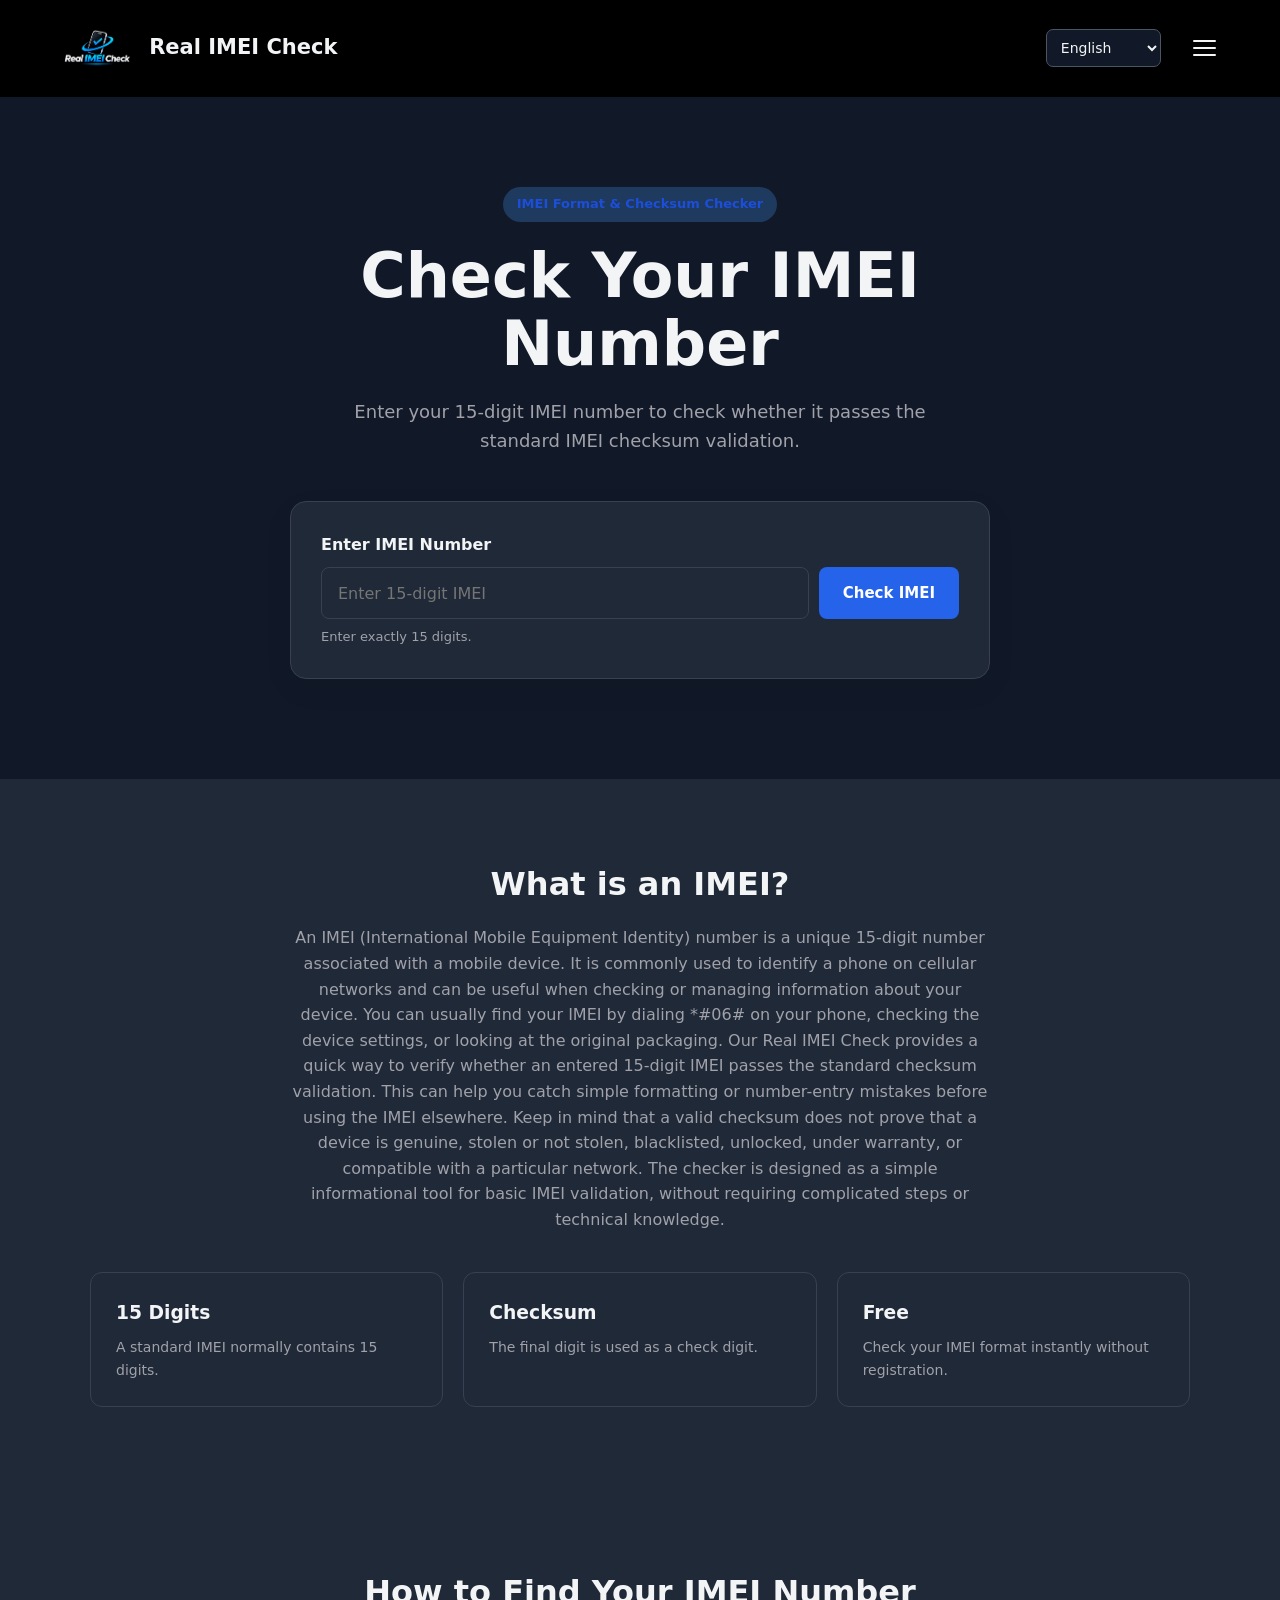
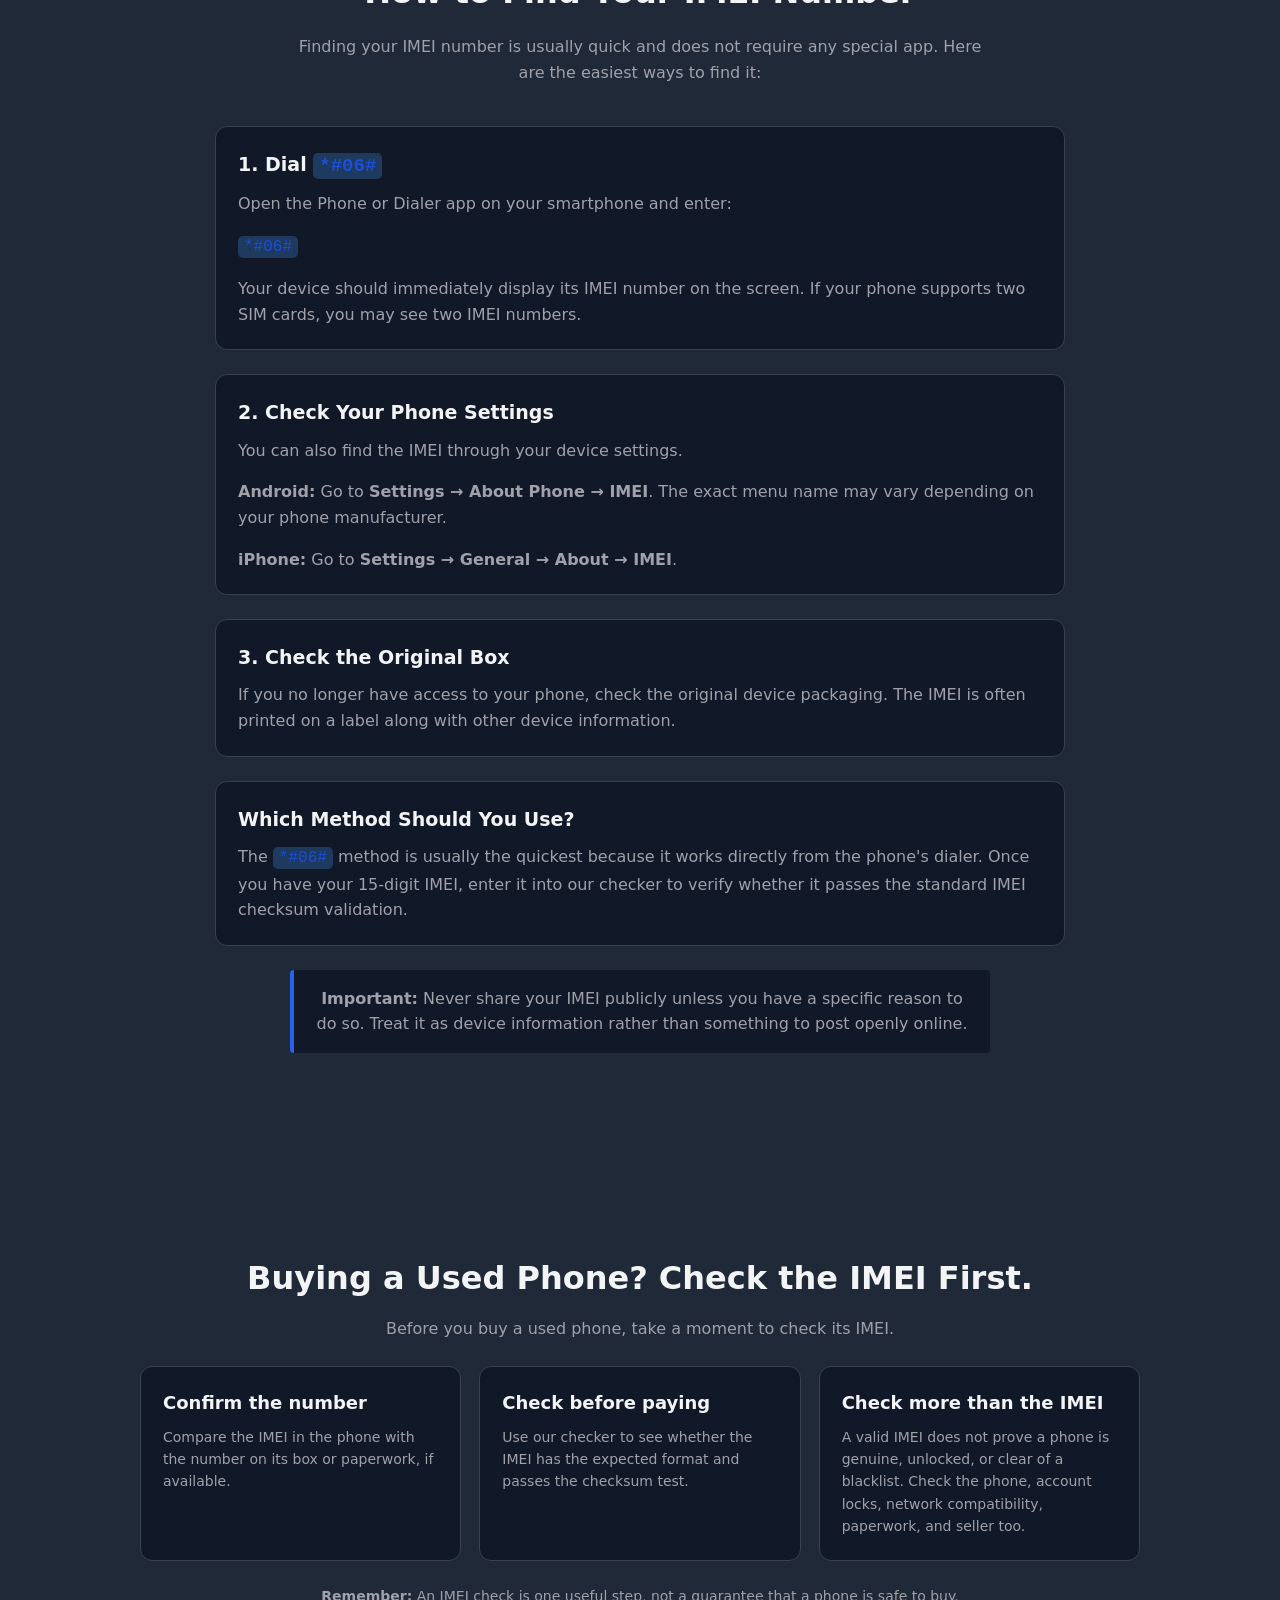
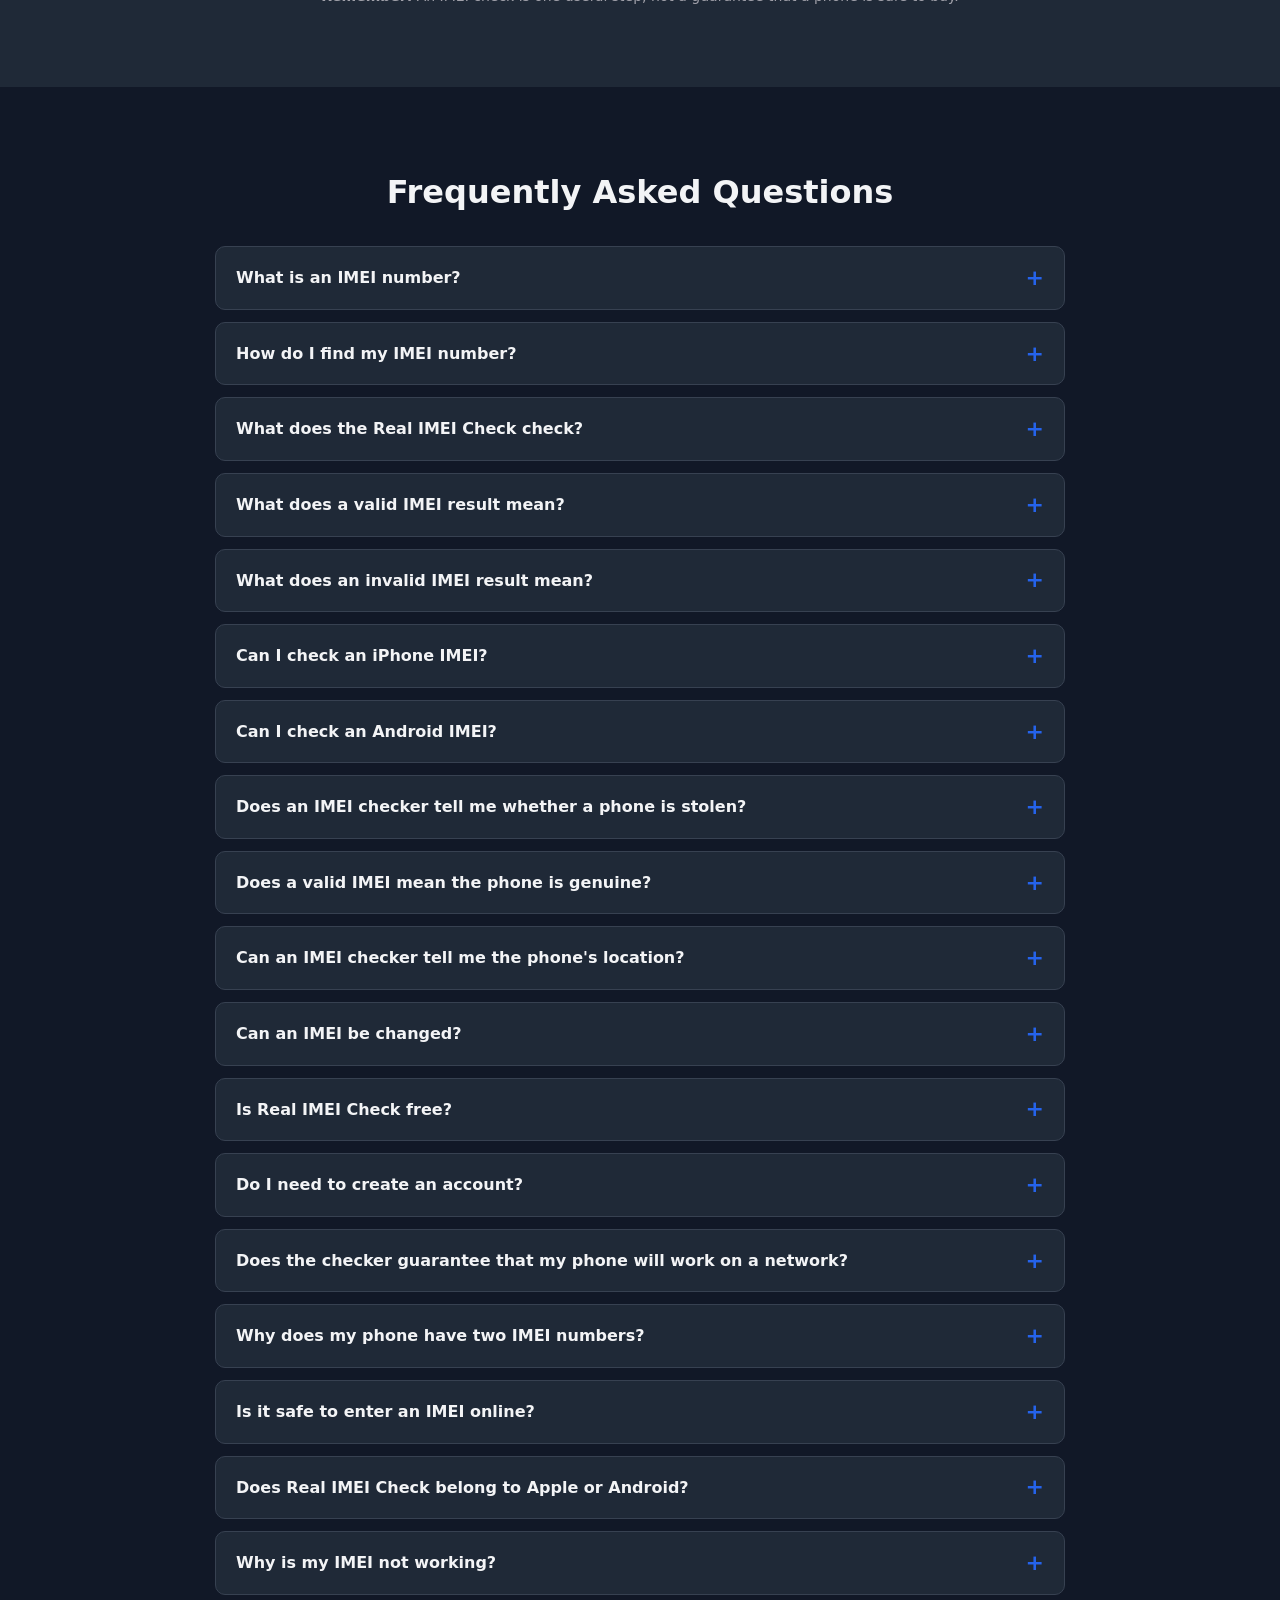
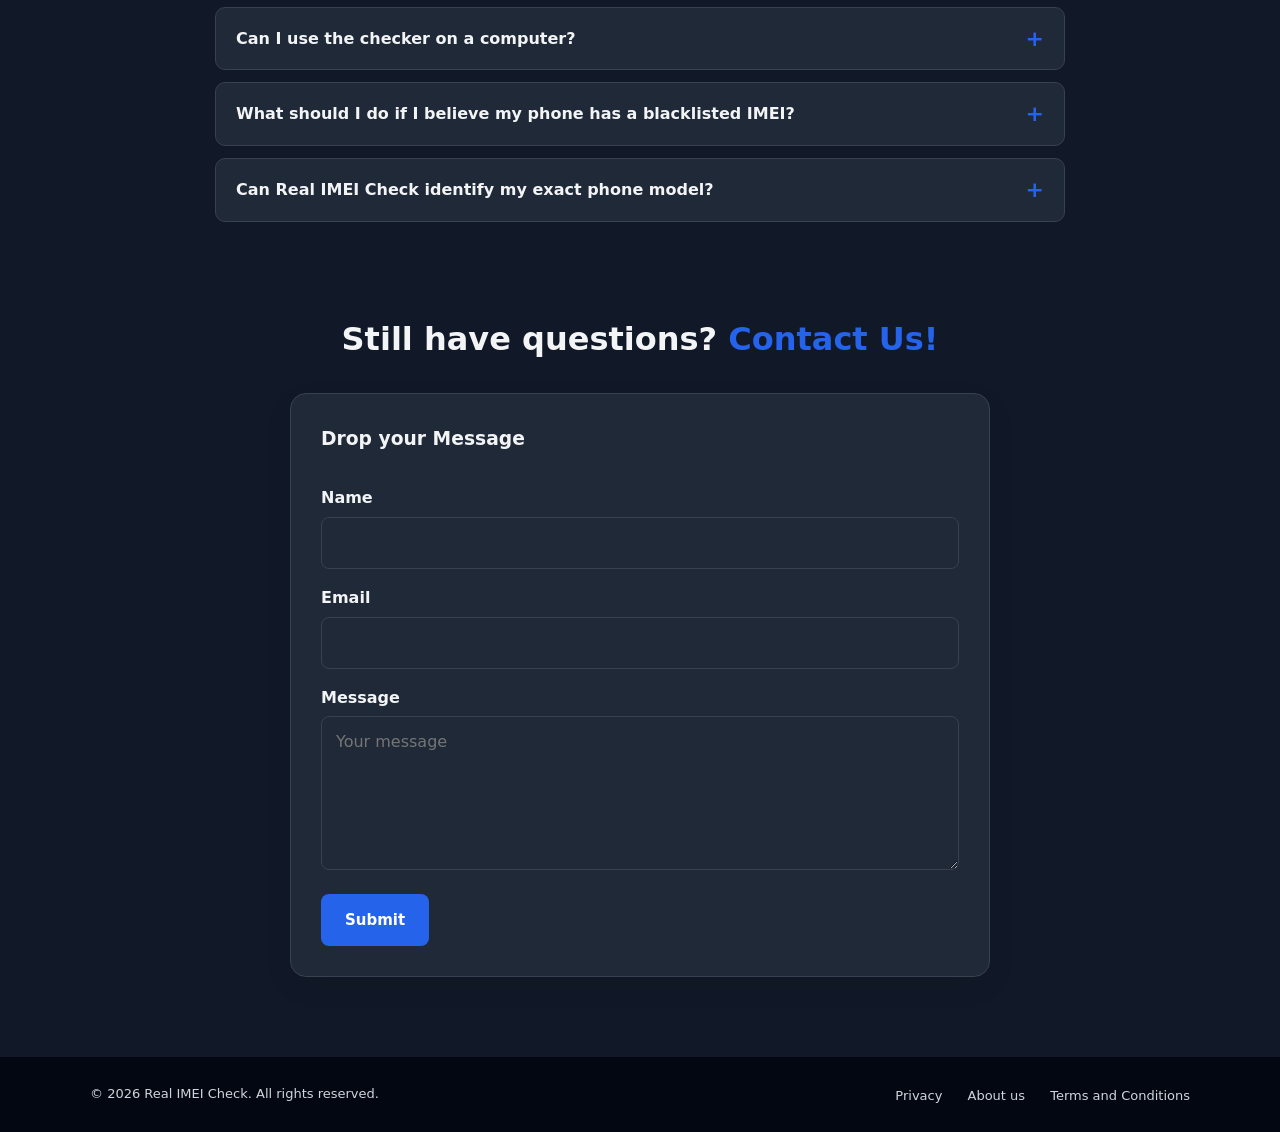
<file: index.html>
<!DOCTYPE html>
<html lang="en">
<head>
    <meta charset="UTF-8">
    <meta name="viewport" content="width=device-width, initial-scale=1.0">

    <title>Real IMEI Check - Check IMEI Number Online</title>
    <meta name="description" content="Use Real IMEI Check to validate an IMEI number online using the IMEI checksum. Fast, simple and free.">

    <link rel="stylesheet" href="style.css">
</head>

<body>

    <header class="header">
        <div class="container nav">
            <a href="#" class="logo">
                <img src="Real.png" alt="Real IMEI Check" class="logo-image">
                <span>Real IMEI Check</span>
            </a>

            <nav id="siteMenu" class="site-menu hidden" aria-label="Main menu">
                <a href="index.html">Home</a>
                <a href="#checker">IMEI Checker</a>
                <a href="privacy-policy.html" target="_blank" rel="noopener noreferrer">Privacy</a>
                <a href="about-us.html" target="_blank" rel="noopener noreferrer">About Us</a>
                <a href="terms-and-conditions.html" target="_blank" rel="noopener noreferrer">Terms and Conditions</a>
                <div class="menu-theme-options" role="group" aria-label="Color theme">
                    <button class="menu-theme-option" id="lightThemeButton" type="button" aria-pressed="false">Light mode</button>
                    <button class="menu-theme-option" id="darkThemeButton" type="button" aria-pressed="true">Dark mode</button>
                </div>
            </nav>

            <label class="language-control">
                <span class="visually-hidden">Language</span>
                <select id="languageSelect" aria-label="Language">
                    <option value="en">English</option>
                    <option value="es">Español</option>
                    <option value="hi">हिन्दी</option>
                </select>
            </label>
            <button id="menuToggle" class="menu-toggle" type="button" aria-label="Open menu" aria-controls="siteMenu" aria-expanded="false">
                <span></span>
                <span></span>
                <span></span>
            </button>
        </div>
    </header>


    <main>

        <!-- Hero -->
        <section class="hero" id="checker">
            <div class="container hero-content">

                <span class="badge">IMEI Format & Checksum Checker</span>

                <h1>Check Your IMEI Number</h1>

                <p class="subtitle">
                    Enter your 15-digit IMEI number to check whether
                    it passes the standard IMEI checksum validation.
                </p>


                <!-- Checker Card -->
                <div class="checker-card">

                    <label for="imeiInput">Enter IMEI Number</label>

                    <div class="input-wrapper">
                        <input
                            type="text"
                            id="imeiInput"
                            placeholder="Enter 15-digit IMEI"
                            maxlength="15"
                            inputmode="numeric"
                            autocomplete="off"
                        >

                        <button id="checkButton">
                            Check IMEI
                        </button>
                    </div>

                    <p class="input-help">
                        Enter exactly 15 digits.
                    </p>


                    <!-- Result -->
                    <div id="result" class="result hidden">

                        <div id="resultIcon" class="result-icon"></div>

                        <div>
                            <h2 id="resultTitle"></h2>
                            <p id="resultMessage"></p>
                        </div>

                    </div>

                </div>

            </div>
        </section>


        <!-- About -->
        <section class="about" id="about">

            <div class="container">

                <h2>What is an IMEI?</h2>

                <p>
                    An IMEI (International Mobile Equipment Identity) number is a unique 15-digit number associated with a mobile device. It is commonly used to identify a phone on cellular networks and can be useful when checking or managing information about your device. You can usually find your IMEI by dialing *#06# on your phone, checking the device settings, or looking at the original packaging. Our Real IMEI Check provides a quick way to verify whether an entered 15-digit IMEI passes the standard checksum validation. This can help you catch simple formatting or number-entry mistakes before using the IMEI elsewhere. Keep in mind that a valid checksum does not prove that a device is genuine, stolen or not stolen, blacklisted, unlocked, under warranty, or compatible with a particular network. The checker is designed as a simple informational tool for basic IMEI validation, without requiring complicated steps or technical knowledge.
                </p>

                <div class="info-grid">

                    <div class="info-card">
                        <h3>15 Digits</h3>
                        <p>
                            A standard IMEI normally contains 15 digits.
                        </p>
                    </div>

                    <div class="info-card">
                        <h3>Checksum</h3>
                        <p>
                            The final digit is used as a check digit.
                        </p>
                    </div>

                    <div class="info-card">
                        <h3>Free</h3>
                        <p>
                            Check your IMEI format instantly without registration.
                        </p>
                    </div>

                </div>

            </div>

        </section>

        <section class="about guide" id="find-imei">
            <div class="container guide-content">
                <h2>How to Find Your IMEI Number</h2>
                <p>Finding your IMEI number is usually quick and does not require any special app. Here are the easiest ways to find it:</p>

                <article class="guide-step">
                    <h3>1. Dial <code>*#06#</code></h3>
                    <p>Open the Phone or Dialer app on your smartphone and enter:</p>
                    <p><code>*#06#</code></p>
                    <p>Your device should immediately display its IMEI number on the screen. If your phone supports two SIM cards, you may see two IMEI numbers.</p>
                </article>

                <article class="guide-step">
                    <h3>2. Check Your Phone Settings</h3>
                    <p>You can also find the IMEI through your device settings.</p>
                    <p><strong>Android:</strong> Go to <strong>Settings → About Phone → IMEI</strong>. The exact menu name may vary depending on your phone manufacturer.</p>
                    <p><strong>iPhone:</strong> Go to <strong>Settings → General → About → IMEI</strong>.</p>
                </article>

                <article class="guide-step">
                    <h3>3. Check the Original Box</h3>
                    <p>If you no longer have access to your phone, check the original device packaging. The IMEI is often printed on a label along with other device information.</p>
                </article>

                <article class="guide-step">
                    <h3>Which Method Should You Use?</h3>
                    <p>The <code>*#06#</code> method is usually the quickest because it works directly from the phone's dialer. Once you have your 15-digit IMEI, enter it into our checker to verify whether it passes the standard IMEI checksum validation.</p>
                </article>

                <p class="guide-important"><strong>Important:</strong> Never share your IMEI publicly unless you have a specific reason to do so. Treat it as device information rather than something to post openly online.</p>
            </div>
        </section>

        <section class="used-phone" id="used-phone">
            <div class="container used-phone-content">
                <h2>Buying a Used Phone? Check the IMEI First.</h2>
                <p>Before you buy a used phone, take a moment to check its IMEI.</p>

                <div class="used-phone-tips">
                    <article class="used-phone-tip">
                        <h3>Confirm the number</h3>
                        <p>Compare the IMEI in the phone with the number on its box or paperwork, if available.</p>
                    </article>

                    <article class="used-phone-tip">
                        <h3>Check before paying</h3>
                        <p>Use our checker to see whether the IMEI has the expected format and passes the checksum test.</p>
                    </article>

                    <article class="used-phone-tip">
                        <h3>Check more than the IMEI</h3>
                        <p>A valid IMEI does not prove a phone is genuine, unlocked, or clear of a blacklist. Check the phone, account locks, network compatibility, paperwork, and seller too.</p>
                    </article>
                </div>

                <p class="used-phone-reminder"><strong>Remember:</strong> An IMEI check is one useful step, not a guarantee that a phone is safe to buy.</p>
            </div>
        </section>

        <section class="faq" id="faq">
            <div class="container">
                <h2>Frequently Asked Questions</h2>
                <div class="faq-list">
                    <details class="faq-item">
                        <summary>What is an IMEI number?</summary>
                        <p>IMEI stands for International Mobile Equipment Identity. It is a unique identifier associated with a mobile device and is commonly represented as a 15-digit number. Mobile networks and device-related systems can use IMEI numbers to identify compatible devices.</p>
                    </details>

                    <details class="faq-item">
                        <summary>How do I find my IMEI number?</summary>
                        <p>On many mobile phones, you can display the IMEI by dialing *#06#. You can also usually find it in your device settings under an option such as “About Phone,” “About Device,” or similar. The exact location can vary depending on the manufacturer and operating system.</p>
                    </details>

                    <details class="faq-item">
                        <summary>What does the Real IMEI Check check?</summary>
                        <p>Our current checker performs basic IMEI validation. It checks whether the entered value contains the expected number of digits and whether it passes the standard IMEI checksum calculation.</p>
                    </details>

                    <details class="faq-item">
                        <summary>What does a valid IMEI result mean?</summary>
                        <p>A valid result means that the IMEI you entered has the expected format and passes the checksum validation performed by our tool. It does not guarantee that the device itself is genuine, that the IMEI has not been altered, or that the device is free from blacklist or carrier restrictions.</p>
                    </details>

                    <details class="faq-item">
                        <summary>What does an invalid IMEI result mean?</summary>
                        <p>An invalid result means that the number entered does not pass one or more of the basic validation checks. Check the digits carefully and make sure that you entered the correct IMEI without spaces, letters, or additional characters.</p>
                    </details>

                    <details class="faq-item">
                        <summary>Can I check an iPhone IMEI?</summary>
                        <p>Yes. iPhones have IMEI numbers, and you can use our basic validator to check the format and checksum of an iPhone IMEI.</p>
                    </details>

                    <details class="faq-item">
                        <summary>Can I check an Android IMEI?</summary>
                        <p>Yes. Android phones also commonly have IMEI numbers. You can enter the IMEI into our checker to perform the same basic validation.</p>
                    </details>

                    <details class="faq-item">
                        <summary>Does an IMEI checker tell me whether a phone is stolen?</summary>
                        <p>Not necessarily. Basic IMEI validation only checks the structure and checksum of the number. Determining whether a device has been reported lost or stolen requires access to an appropriate blacklist or carrier database. A valid checksum should not be interpreted as proof that a device is clear or legitimate.</p>
                    </details>

                    <details class="faq-item">
                        <summary>Does a valid IMEI mean the phone is genuine?</summary>
                        <p>No. A number passing checksum validation only means that it has a valid mathematical structure according to the validation method used. It does not independently prove the authenticity of a physical device.</p>
                    </details>

                    <details class="faq-item">
                        <summary>Can an IMEI checker tell me the phone's location?</summary>
                        <p>No. An IMEI number by itself does not provide a user with a phone's live location, photographs, messages, accounts, or other private device content.</p>
                    </details>

                    <details class="faq-item">
                        <summary>Can an IMEI be changed?</summary>
                        <p>Device identification systems can be subject to tampering, but changing or manipulating an IMEI may be restricted or illegal depending on the country and circumstances. Real IMEI Check does not provide instructions for modifying, spoofing, or bypassing device identifiers.</p>
                    </details>

                    <details class="faq-item">
                        <summary>Is Real IMEI Check free?</summary>
                        <p>Yes. The basic IMEI validation tool is provided free of charge.</p>
                    </details>

                    <details class="faq-item">
                        <summary>Do I need to create an account?</summary>
                        <p>No account is required to use the basic IMEI checker.</p>
                    </details>

                    <details class="faq-item">
                        <summary>Does the checker guarantee that my phone will work on a network?</summary>
                        <p>No. Network compatibility can depend on factors such as supported bands, carrier policies, SIM restrictions, regional variants, and device configuration. IMEI checksum validation does not determine network compatibility.</p>
                    </details>

                    <details class="faq-item">
                        <summary>Why does my phone have two IMEI numbers?</summary>
                        <p>Many dual-SIM devices have two IMEI numbers because each cellular radio/SIM connection can have its own device identifier. If your phone displays IMEI 1 and IMEI 2, you may need to check the relevant number depending on the situation.</p>
                    </details>

                    <details class="faq-item">
                        <summary>Is it safe to enter an IMEI online?</summary>
                        <p>An IMEI is a device identifier rather than the contents of your phone. However, you should still understand how a website handles information submitted to it. Real IMEI Check aims to keep its basic validation process simple and transparent. Please review our Privacy Policy for information about website data and third-party services.</p>
                    </details>

                    <details class="faq-item">
                        <summary>Does Real IMEI Check belong to Apple or Android?</summary>
                        <p>No. Real IMEI Check is an independent service and is not operated by or affiliated with Apple, Google, Samsung, or another device manufacturer unless specifically stated.</p>
                    </details>

                    <details class="faq-item">
                        <summary>Why is my IMEI not working?</summary>
                        <p>First, verify that you copied the correct number and that all digits are entered correctly. Make sure there are no spaces, letters, or extra characters. If the number still fails validation, compare it with the IMEI shown in your device settings or on the original device packaging.</p>
                    </details>

                    <details class="faq-item">
                        <summary>Can I use the checker on a computer?</summary>
                        <p>Yes. The website is designed to work through a modern web browser on computers, tablets, and mobile devices.</p>
                    </details>

                    <details class="faq-item">
                        <summary>What should I do if I believe my phone has a blacklisted IMEI?</summary>
                        <p>If you believe an IMEI has been incorrectly blacklisted, contact the relevant mobile carrier, seller, manufacturer, or authorized service provider. Keep proof of purchase and other ownership documentation where applicable.</p>
                    </details>

                    <details class="faq-item">
                        <summary>Can Real IMEI Check identify my exact phone model?</summary>
                        <p>The basic version of our checker is focused on IMEI format and checksum validation. Model identification requires additional device/TAC databases and is not guaranteed by checksum validation alone.</p>
                    </details>

                   

                </div>
            </div>
        </section>

        <section class="contact" id="contact">
            <div class="container contact-content">
                <h2>Still have questions? <strong>Contact Us!</strong></h2>
                <div class="contact-card">
                         <h3>Drop your Message</h3> </br>
            

                    <form id="contactForm">
                        <div class="contact-field">
                            <label for="contactName">Name</label>
                            <input type="text" id="contactName" name="name" autocomplete="name" required>
                        </div>

                        <div class="contact-field">
                            <label for="contactEmail">Email</label>
                            <input type="email" id="contactEmail" name="email" autocomplete="email" required>
                        </div>

                        <div class="contact-field">
                            <label for="contactMessage">Message</label>
                            <textarea id="contactMessage" name="message" placeholder="Your message" rows="5" required></textarea>
                        </div>

                        <button type="submit">Submit</button>
                    </form>
                    <div id="contactConfirmation" class="contact-confirmation hidden" role="status" aria-live="polite">
                        <h3>Gmail draft opened</h3>
                        <p>Send the message in Gmail, then return here and confirm to refresh this page.</p>
                        <a id="contactGmailLink" class="contact-gmail-link" href="#" target="_blank" rel="noopener noreferrer">Open Gmail draft</a>
                        <button id="contactSentButton" type="button">I sent it — refresh page</button>
                        <button id="contactBackButton" type="button">Back to form</button>
                    </div>
                </div>
            </div>
        </section>

    </main>


    <footer>
        <div class="container footer-content">
            <p>© 2026 Real IMEI Check. All rights reserved.</p>

            <div>
                <a href="privacy-policy.html" target="_blank" rel="noopener noreferrer">Privacy</a>
                <a href="about-us.html" target="_blank" rel="noopener noreferrer">About us</a>
                <a href="terms-and-conditions.html" target="_blank" rel="noopener noreferrer">Terms and Conditions</a>
            </div>
        </div>
    </footer>


    <script src="script.js"></script>
    <script src="localization.js"></script>

</body>
</html>
</file>
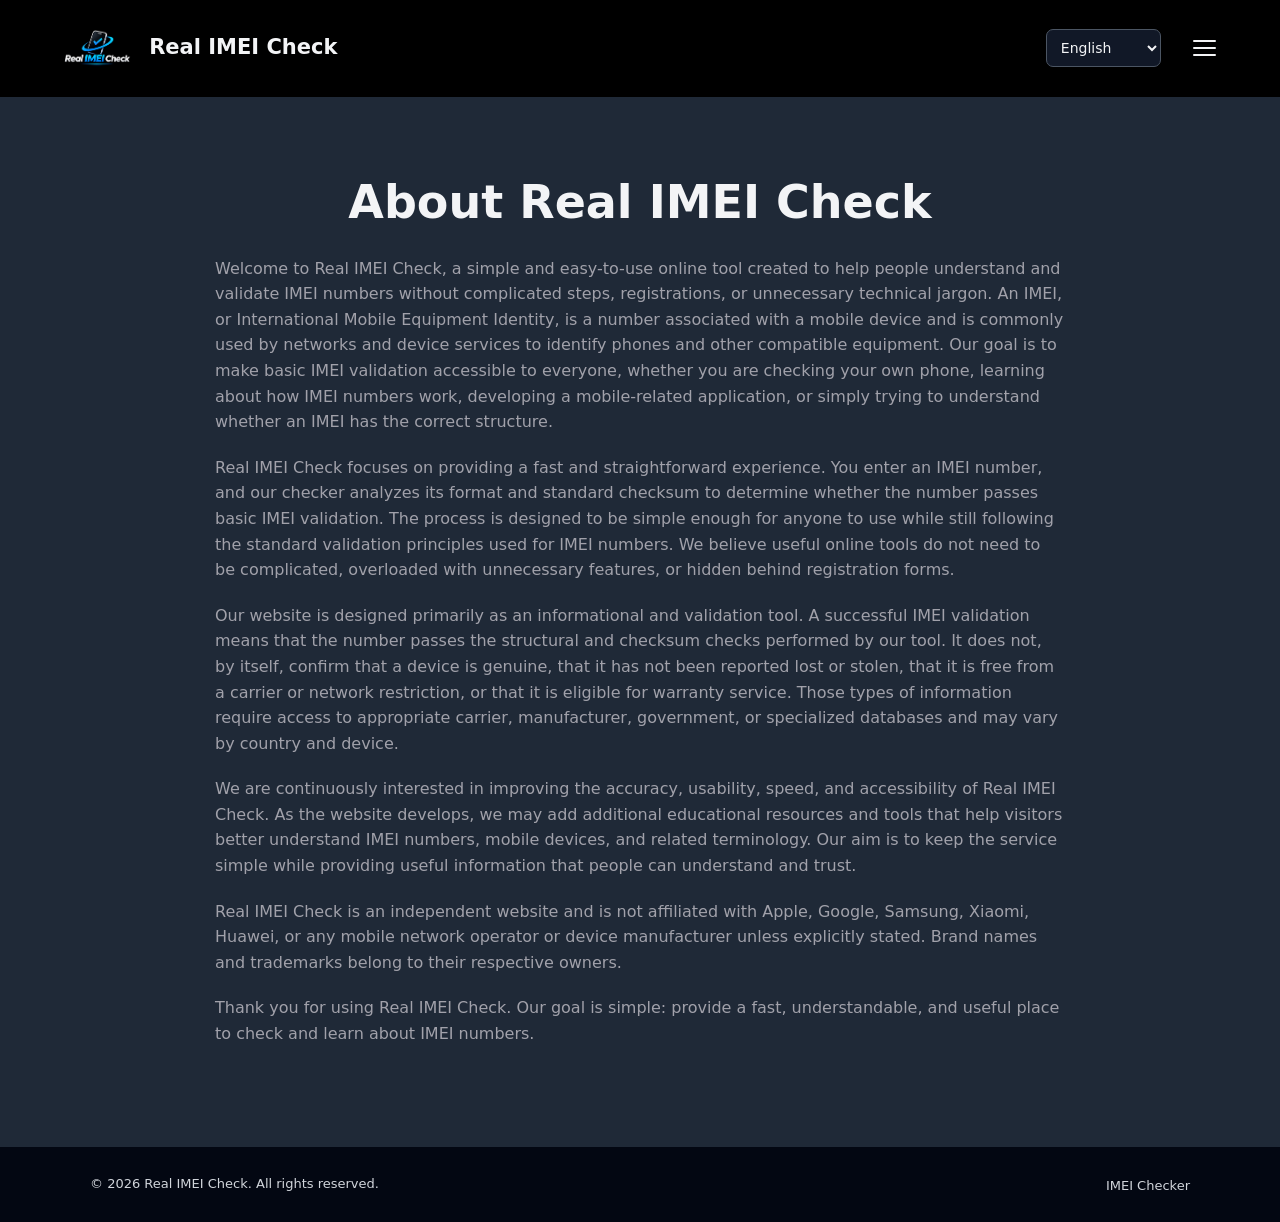
<file: about-us.html>
<!DOCTYPE html>
<html lang="en">
<head>
    <meta charset="UTF-8">
    <meta name="viewport" content="width=device-width, initial-scale=1.0">

    <title>About Us - Real IMEI Check</title>
    <meta name="description" content="Learn about Real IMEI Check, its purpose, and what an IMEI validation can and cannot tell you.">

    <script>
        document.documentElement.dataset.theme =
            localStorage.getItem("imei-checker-theme") === "dark" ? "dark" : "light";
    </script>
    <link rel="stylesheet" href="style.css">
</head>

<body>
    <header class="header">
        <div class="container nav">
            <a href="index.html" class="logo">
                <img src="Real.png" alt="Real IMEI Check" class="logo-image">
                <span>Real IMEI Check</span>
            </a>
            <nav id="siteMenu" class="site-menu hidden" aria-label="Main menu">
                <a href="index.html">Home</a>
                <a href="index.html#checker">IMEI Checker</a>
                <a href="privacy-policy.html">Privacy</a>
                <a href="about-us.html">About Us</a>
                <a href="terms-and-conditions.html">Terms and Conditions</a>
                <div class="menu-theme-options" role="group" aria-label="Color theme">
                    <button class="menu-theme-option" id="lightThemeButton" type="button" aria-pressed="false">Light mode</button>
                    <button class="menu-theme-option" id="darkThemeButton" type="button" aria-pressed="true">Dark mode</button>
                </div>
            </nav>
            <label class="language-control">
                <span class="visually-hidden">Language</span>
                <select id="languageSelect" aria-label="Language">
                    <option value="en">English</option>
                    <option value="es">Español</option>
                    <option value="hi">हिन्दी</option>
                </select>
            </label>
            <button id="menuToggle" class="menu-toggle" type="button" aria-label="Open menu" aria-controls="siteMenu" aria-expanded="false">
                <span></span><span></span><span></span>
            </button>
        </div>
    </header>

    <main>
        <section class="about">
            <div class="container about-copy">
                <h1>About Real IMEI Check</h1>

                <p>Welcome to Real IMEI Check, a simple and easy-to-use online tool created to help people understand and validate IMEI numbers without complicated steps, registrations, or unnecessary technical jargon. An IMEI, or International Mobile Equipment Identity, is a number associated with a mobile device and is commonly used by networks and device services to identify phones and other compatible equipment. Our goal is to make basic IMEI validation accessible to everyone, whether you are checking your own phone, learning about how IMEI numbers work, developing a mobile-related application, or simply trying to understand whether an IMEI has the correct structure.</p>

                <p>Real IMEI Check focuses on providing a fast and straightforward experience. You enter an IMEI number, and our checker analyzes its format and standard checksum to determine whether the number passes basic IMEI validation. The process is designed to be simple enough for anyone to use while still following the standard validation principles used for IMEI numbers. We believe useful online tools do not need to be complicated, overloaded with unnecessary features, or hidden behind registration forms.</p>

                <p>Our website is designed primarily as an informational and validation tool. A successful IMEI validation means that the number passes the structural and checksum checks performed by our tool. It does not, by itself, confirm that a device is genuine, that it has not been reported lost or stolen, that it is free from a carrier or network restriction, or that it is eligible for warranty service. Those types of information require access to appropriate carrier, manufacturer, government, or specialized databases and may vary by country and device.</p>

                <p>We are continuously interested in improving the accuracy, usability, speed, and accessibility of Real IMEI Check. As the website develops, we may add additional educational resources and tools that help visitors better understand IMEI numbers, mobile devices, and related terminology. Our aim is to keep the service simple while providing useful information that people can understand and trust.</p>

                <p>Real IMEI Check is an independent website and is not affiliated with Apple, Google, Samsung, Xiaomi, Huawei, or any mobile network operator or device manufacturer unless explicitly stated. Brand names and trademarks belong to their respective owners.</p>

                <p>Thank you for using Real IMEI Check. Our goal is simple: provide a fast, understandable, and useful place to check and learn about IMEI numbers.</p>
            </div>
        </section>
    </main>

    <footer>
        <div class="container footer-content">
            <p>© 2026 Real IMEI Check. All rights reserved.</p>
            <div>
                <a href="index.html">IMEI Checker</a>
            </div>
        </div>
    </footer>
    <script src="localization.js"></script>
</body>
</html>
</file>
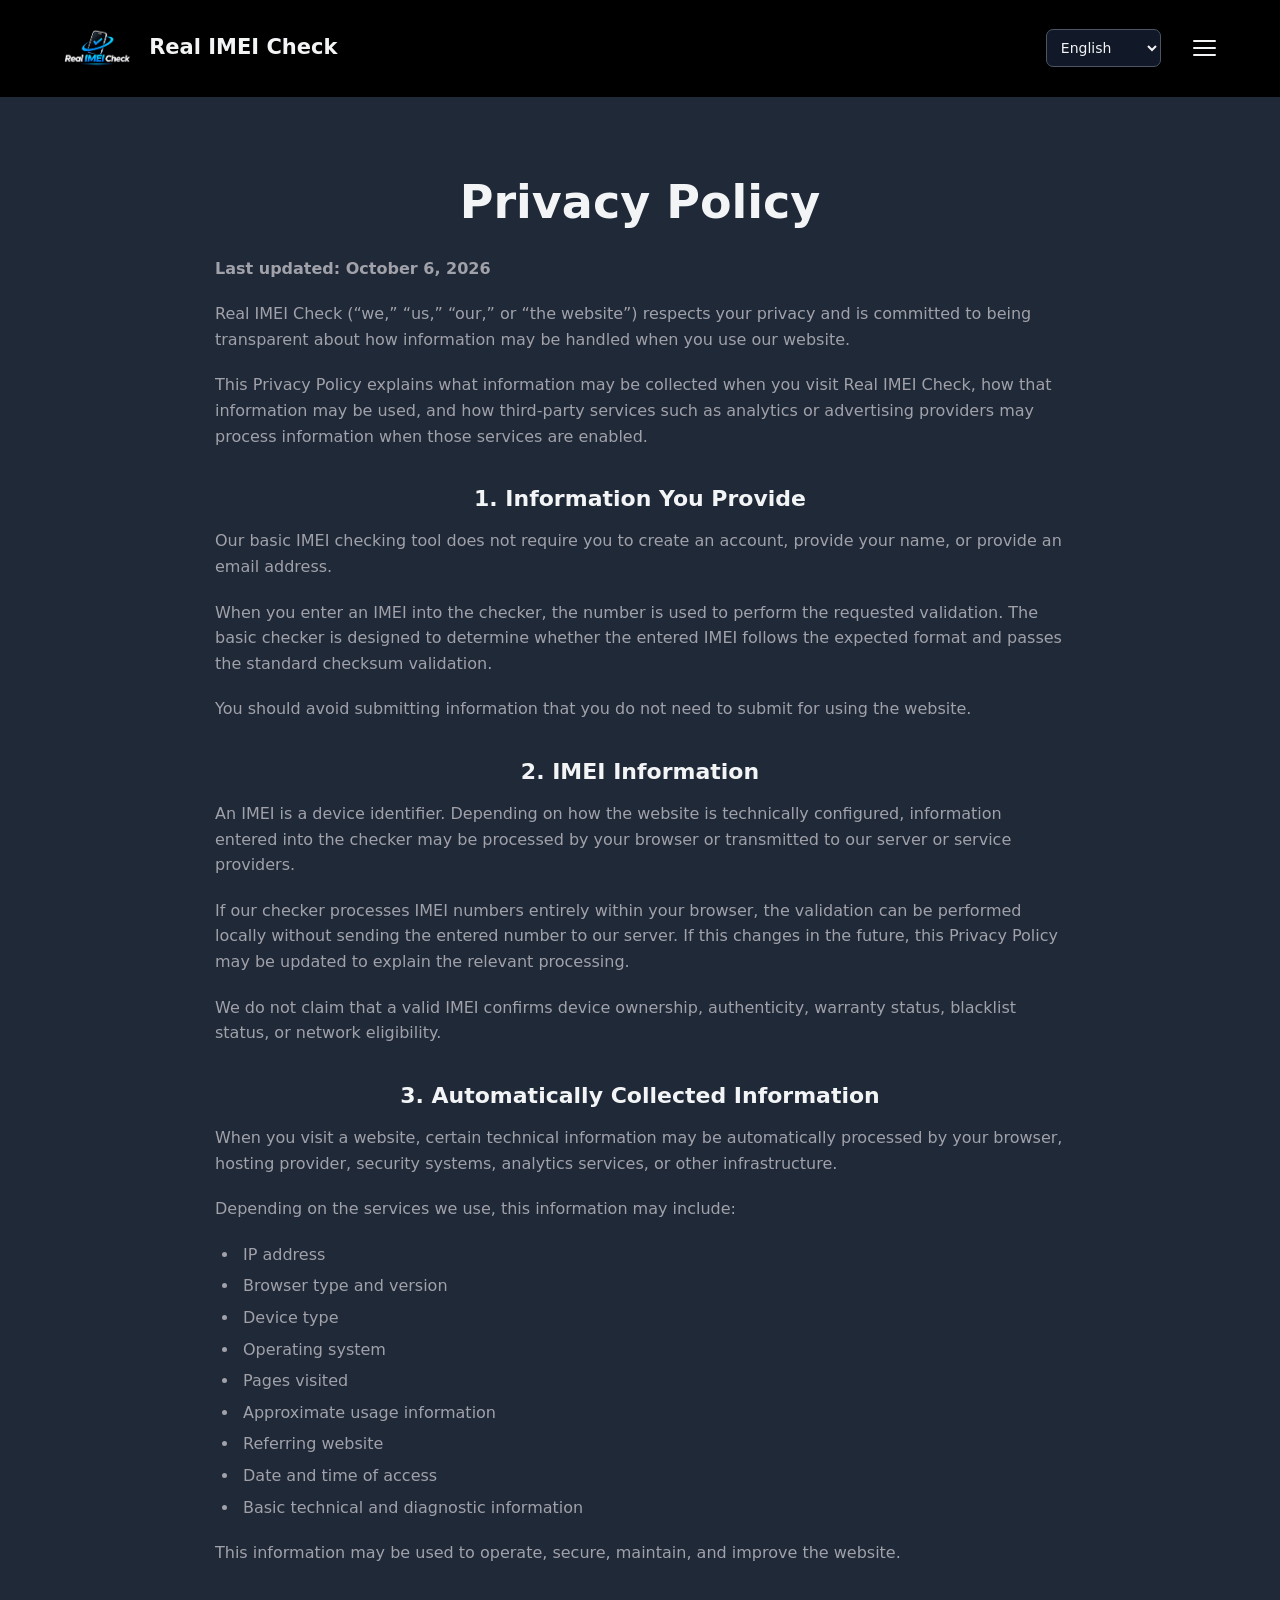
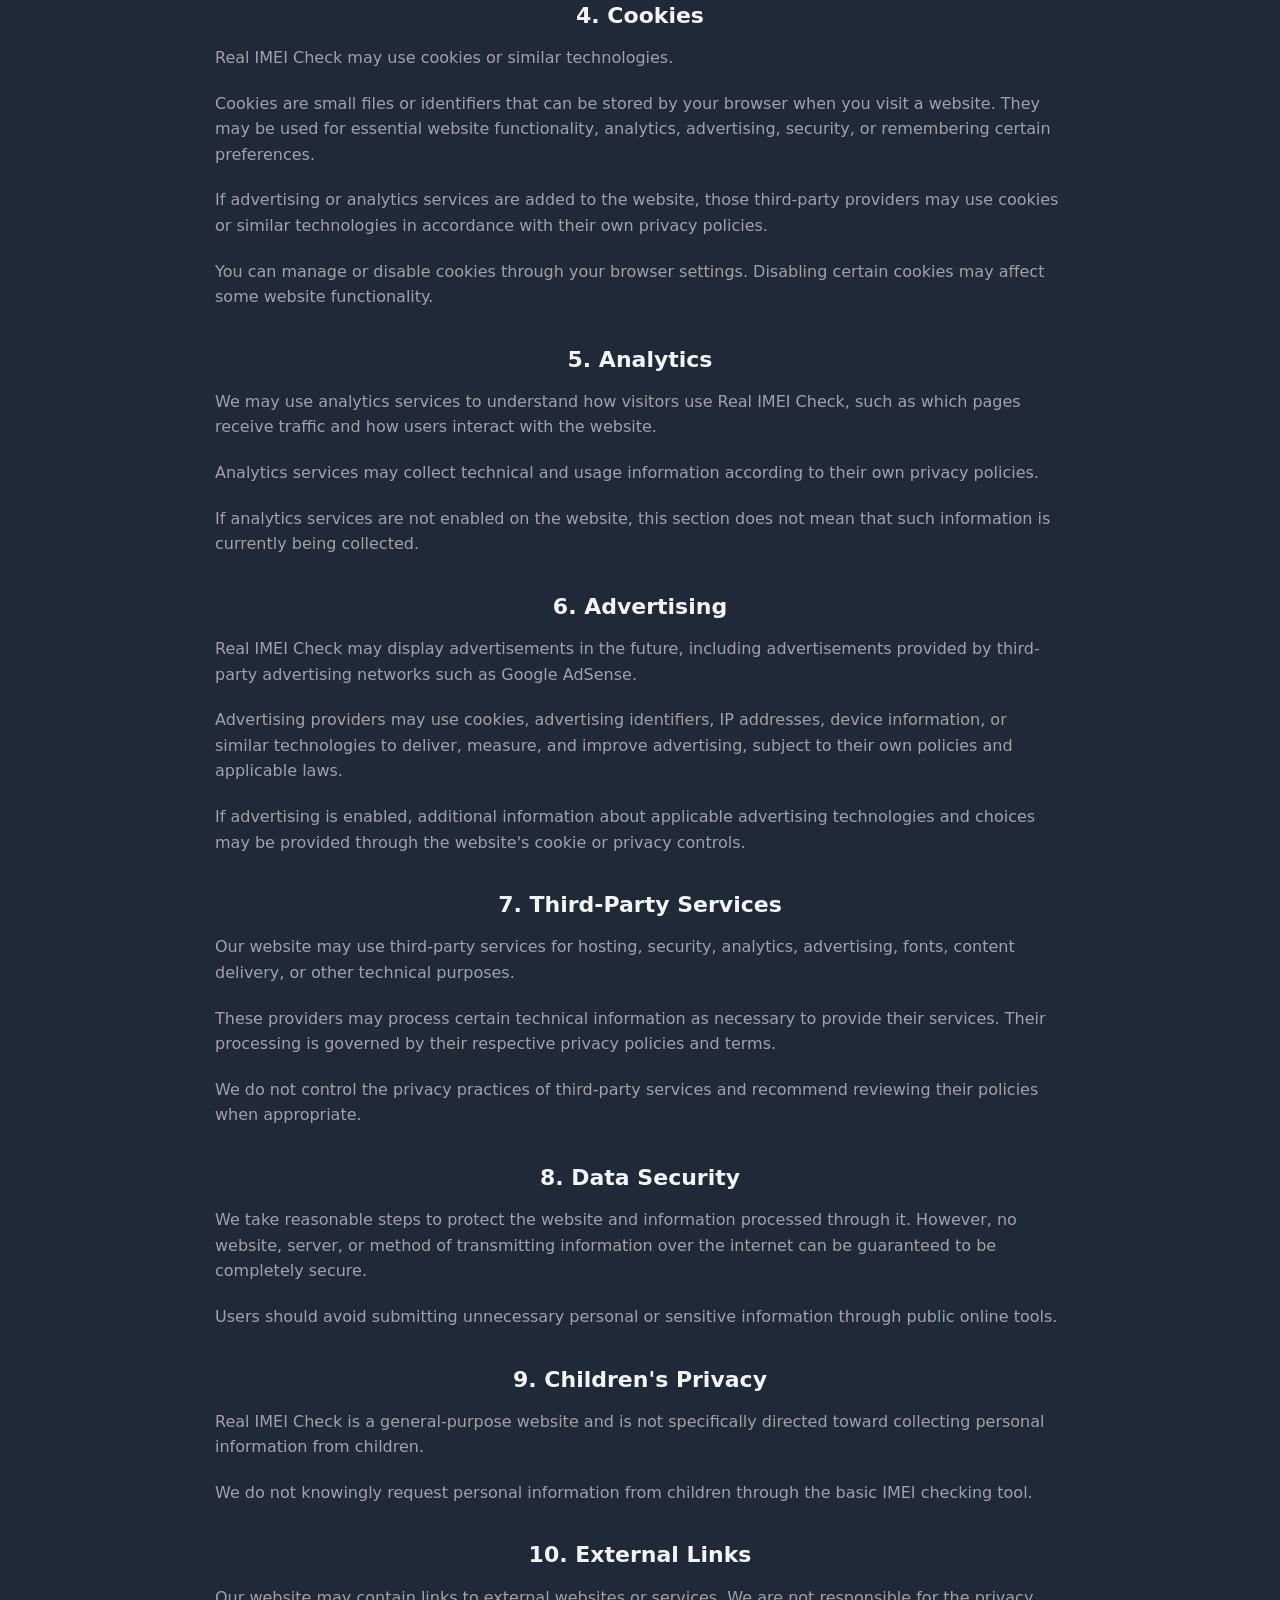
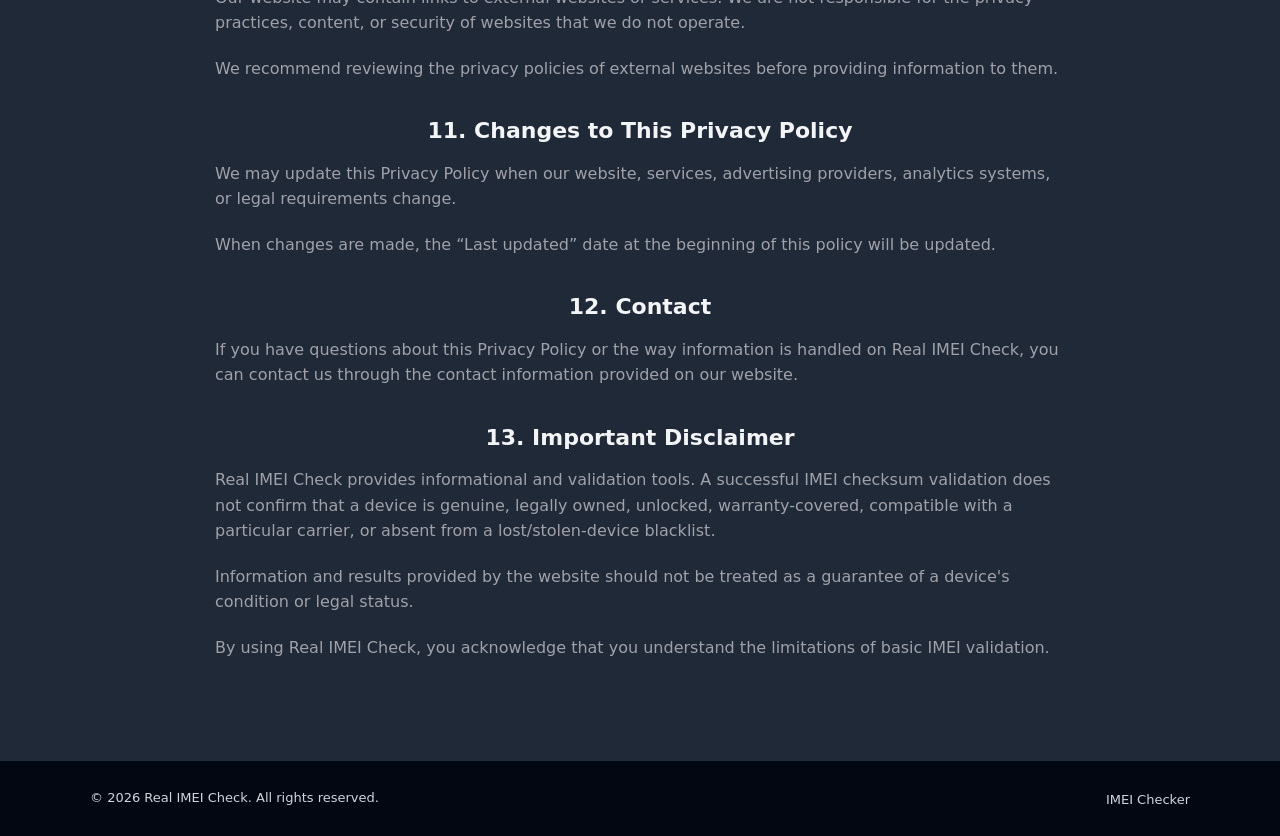
<file: privacy-policy.html>
<!DOCTYPE html>
<html lang="en">
<head>
    <meta charset="UTF-8">
    <meta name="viewport" content="width=device-width, initial-scale=1.0">

    <title>Privacy Policy - Real IMEI Check</title>
    <meta name="description" content="Read the Real IMEI Check Privacy Policy and learn how information may be handled when you use the website.">

    <script>
        document.documentElement.dataset.theme =
            localStorage.getItem("imei-checker-theme") === "dark" ? "dark" : "light";
    </script>
    <link rel="stylesheet" href="style.css">
</head>

<body>
    <header class="header">
        <div class="container nav">
            <a href="index.html" class="logo">
                <img src="Real.png" alt="Real IMEI Check" class="logo-image">
                <span>Real IMEI Check</span>
            </a>
            <nav id="siteMenu" class="site-menu hidden" aria-label="Main menu">
                <a href="index.html">Home</a>
                <a href="index.html#checker">IMEI Checker</a>
                <a href="privacy-policy.html">Privacy</a>
                <a href="about-us.html">About Us</a>
                <a href="terms-and-conditions.html">Terms and Conditions</a>
                <div class="menu-theme-options" role="group" aria-label="Color theme">
                    <button class="menu-theme-option" id="lightThemeButton" type="button" aria-pressed="false">Light mode</button>
                    <button class="menu-theme-option" id="darkThemeButton" type="button" aria-pressed="true">Dark mode</button>
                </div>
            </nav>
            <label class="language-control">
                <span class="visually-hidden">Language</span>
                <select id="languageSelect" aria-label="Language">
                    <option value="en">English</option>
                    <option value="es">Español</option>
                    <option value="hi">हिन्दी</option>
                </select>
            </label>
            <button id="menuToggle" class="menu-toggle" type="button" aria-label="Open menu" aria-controls="siteMenu" aria-expanded="false">
                <span></span><span></span><span></span>
            </button>
        </div>
    </header>

    <main>
        <section class="about">
            <div class="container about-copy">
                <h1>Privacy Policy</h1>
                <p><strong>Last updated: October 6, 2026</strong></p>
                <p>Real IMEI Check (“we,” “us,” “our,” or “the website”) respects your privacy and is committed to being transparent about how information may be handled when you use our website.</p>
                <p>This Privacy Policy explains what information may be collected when you visit Real IMEI Check, how that information may be used, and how third-party services such as analytics or advertising providers may process information when those services are enabled.</p>

                <h2>1. Information You Provide</h2>
                <p>Our basic IMEI checking tool does not require you to create an account, provide your name, or provide an email address.</p>
                <p>When you enter an IMEI into the checker, the number is used to perform the requested validation. The basic checker is designed to determine whether the entered IMEI follows the expected format and passes the standard checksum validation.</p>
                <p>You should avoid submitting information that you do not need to submit for using the website.</p>

                <h2>2. IMEI Information</h2>
                <p>An IMEI is a device identifier. Depending on how the website is technically configured, information entered into the checker may be processed by your browser or transmitted to our server or service providers.</p>
                <p>If our checker processes IMEI numbers entirely within your browser, the validation can be performed locally without sending the entered number to our server. If this changes in the future, this Privacy Policy may be updated to explain the relevant processing.</p>
                <p>We do not claim that a valid IMEI confirms device ownership, authenticity, warranty status, blacklist status, or network eligibility.</p>

                <h2>3. Automatically Collected Information</h2>
                <p>When you visit a website, certain technical information may be automatically processed by your browser, hosting provider, security systems, analytics services, or other infrastructure.</p>
                <p>Depending on the services we use, this information may include:</p>
                <ul>
                    <li>IP address</li>
                    <li>Browser type and version</li>
                    <li>Device type</li>
                    <li>Operating system</li>
                    <li>Pages visited</li>
                    <li>Approximate usage information</li>
                    <li>Referring website</li>
                    <li>Date and time of access</li>
                    <li>Basic technical and diagnostic information</li>
                </ul>
                <p>This information may be used to operate, secure, maintain, and improve the website.</p>

                <h2>4. Cookies</h2>
                <p>Real IMEI Check may use cookies or similar technologies.</p>
                <p>Cookies are small files or identifiers that can be stored by your browser when you visit a website. They may be used for essential website functionality, analytics, advertising, security, or remembering certain preferences.</p>
                <p>If advertising or analytics services are added to the website, those third-party providers may use cookies or similar technologies in accordance with their own privacy policies.</p>
                <p>You can manage or disable cookies through your browser settings. Disabling certain cookies may affect some website functionality.</p>

                <h2>5. Analytics</h2>
                <p>We may use analytics services to understand how visitors use Real IMEI Check, such as which pages receive traffic and how users interact with the website.</p>
                <p>Analytics services may collect technical and usage information according to their own privacy policies.</p>
                <p>If analytics services are not enabled on the website, this section does not mean that such information is currently being collected.</p>

                <h2>6. Advertising</h2>
                <p>Real IMEI Check may display advertisements in the future, including advertisements provided by third-party advertising networks such as Google AdSense.</p>
                <p>Advertising providers may use cookies, advertising identifiers, IP addresses, device information, or similar technologies to deliver, measure, and improve advertising, subject to their own policies and applicable laws.</p>
                <p>If advertising is enabled, additional information about applicable advertising technologies and choices may be provided through the website's cookie or privacy controls.</p>

                <h2>7. Third-Party Services</h2>
                <p>Our website may use third-party services for hosting, security, analytics, advertising, fonts, content delivery, or other technical purposes.</p>
                <p>These providers may process certain technical information as necessary to provide their services. Their processing is governed by their respective privacy policies and terms.</p>
                <p>We do not control the privacy practices of third-party services and recommend reviewing their policies when appropriate.</p>

                <h2>8. Data Security</h2>
                <p>We take reasonable steps to protect the website and information processed through it. However, no website, server, or method of transmitting information over the internet can be guaranteed to be completely secure.</p>
                <p>Users should avoid submitting unnecessary personal or sensitive information through public online tools.</p>

                <h2>9. Children's Privacy</h2>
                <p>Real IMEI Check is a general-purpose website and is not specifically directed toward collecting personal information from children.</p>
                <p>We do not knowingly request personal information from children through the basic IMEI checking tool.</p>

                <h2>10. External Links</h2>
                <p>Our website may contain links to external websites or services. We are not responsible for the privacy practices, content, or security of websites that we do not operate.</p>
                <p>We recommend reviewing the privacy policies of external websites before providing information to them.</p>

                <h2>11. Changes to This Privacy Policy</h2>
                <p>We may update this Privacy Policy when our website, services, advertising providers, analytics systems, or legal requirements change.</p>
                <p>When changes are made, the “Last updated” date at the beginning of this policy will be updated.</p>

                <h2>12. Contact</h2>
                <p>If you have questions about this Privacy Policy or the way information is handled on Real IMEI Check, you can contact us through the contact information provided on our website.</p>

                <h2>13. Important Disclaimer</h2>
                <p>Real IMEI Check provides informational and validation tools. A successful IMEI checksum validation does not confirm that a device is genuine, legally owned, unlocked, warranty-covered, compatible with a particular carrier, or absent from a lost/stolen-device blacklist.</p>
                <p>Information and results provided by the website should not be treated as a guarantee of a device's condition or legal status.</p>
                <p>By using Real IMEI Check, you acknowledge that you understand the limitations of basic IMEI validation.</p>
            </div>
        </section>
    </main>

    <footer>
        <div class="container footer-content">
            <p>© 2026 Real IMEI Check. All rights reserved.</p>
            <div>
                <a href="index.html">IMEI Checker</a>
            </div>
        </div>
    </footer>
    <script src="localization.js"></script>
</body>
</html>
</file>
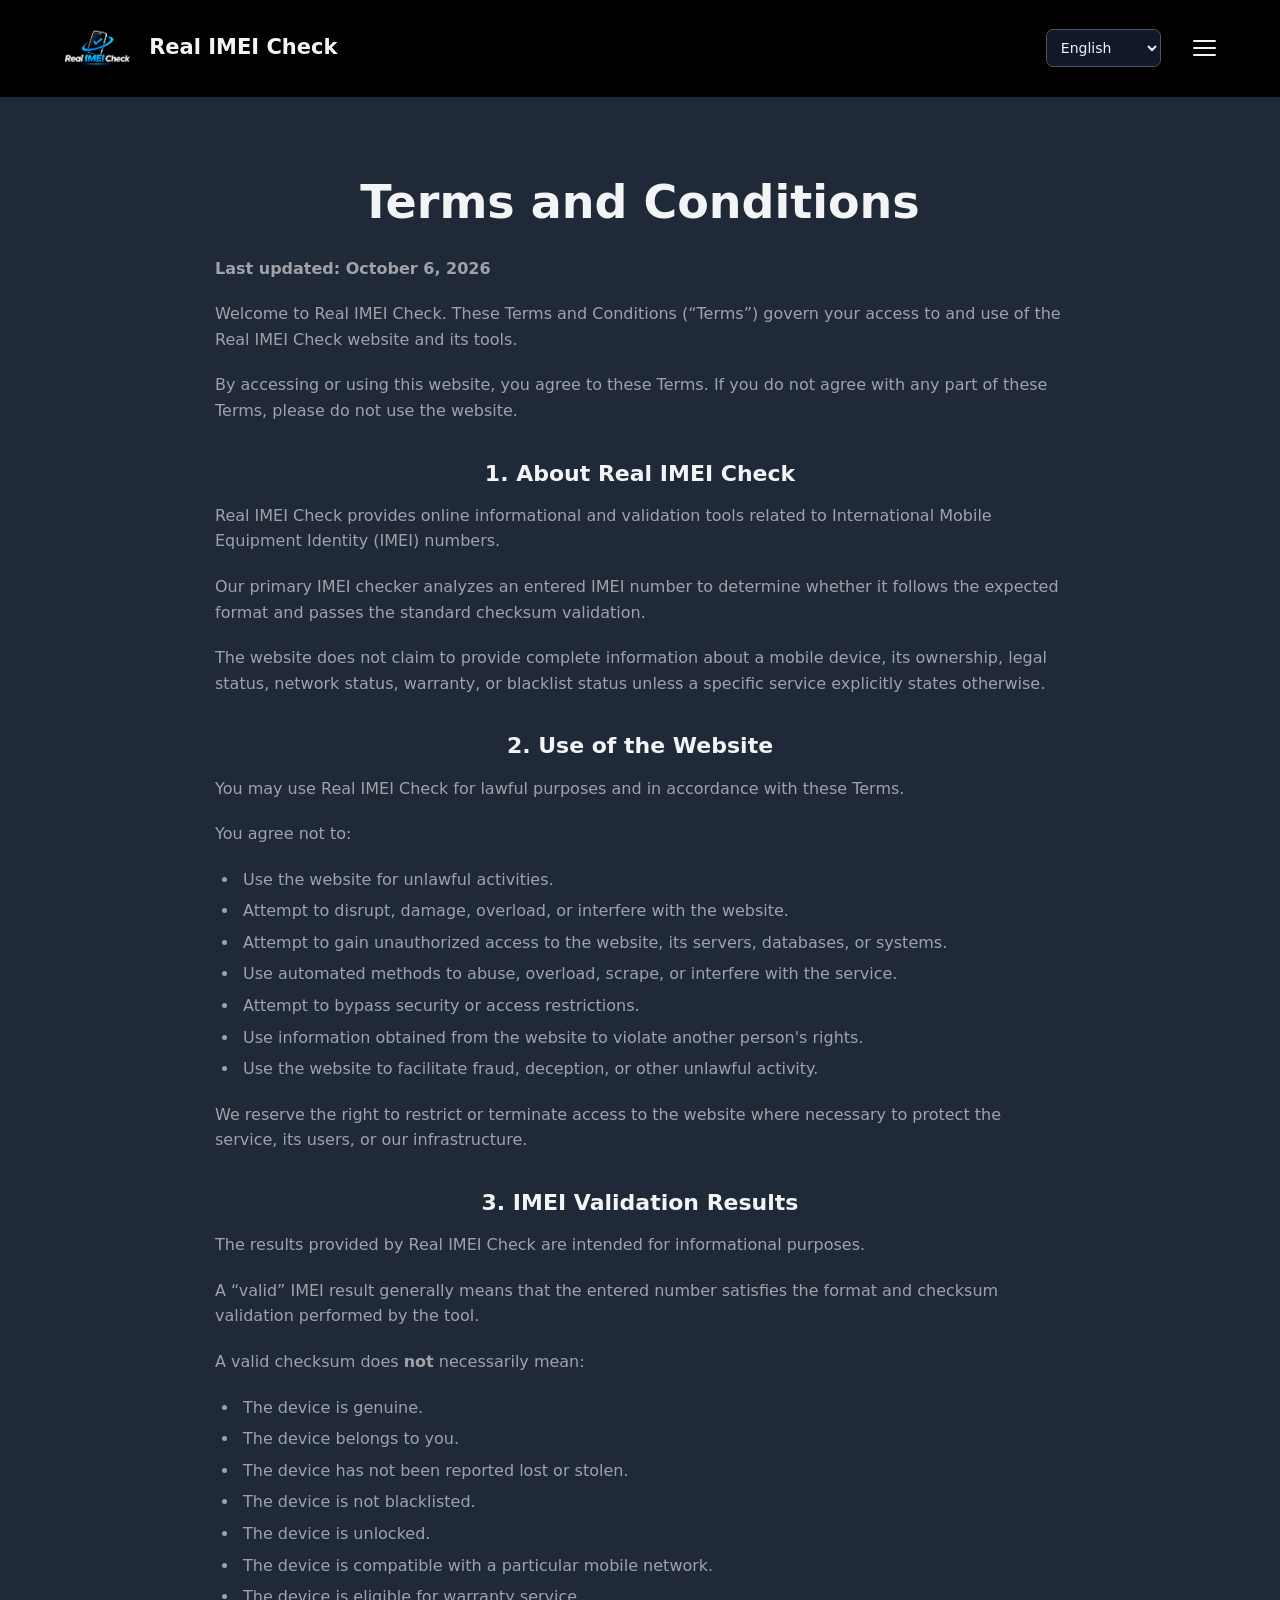
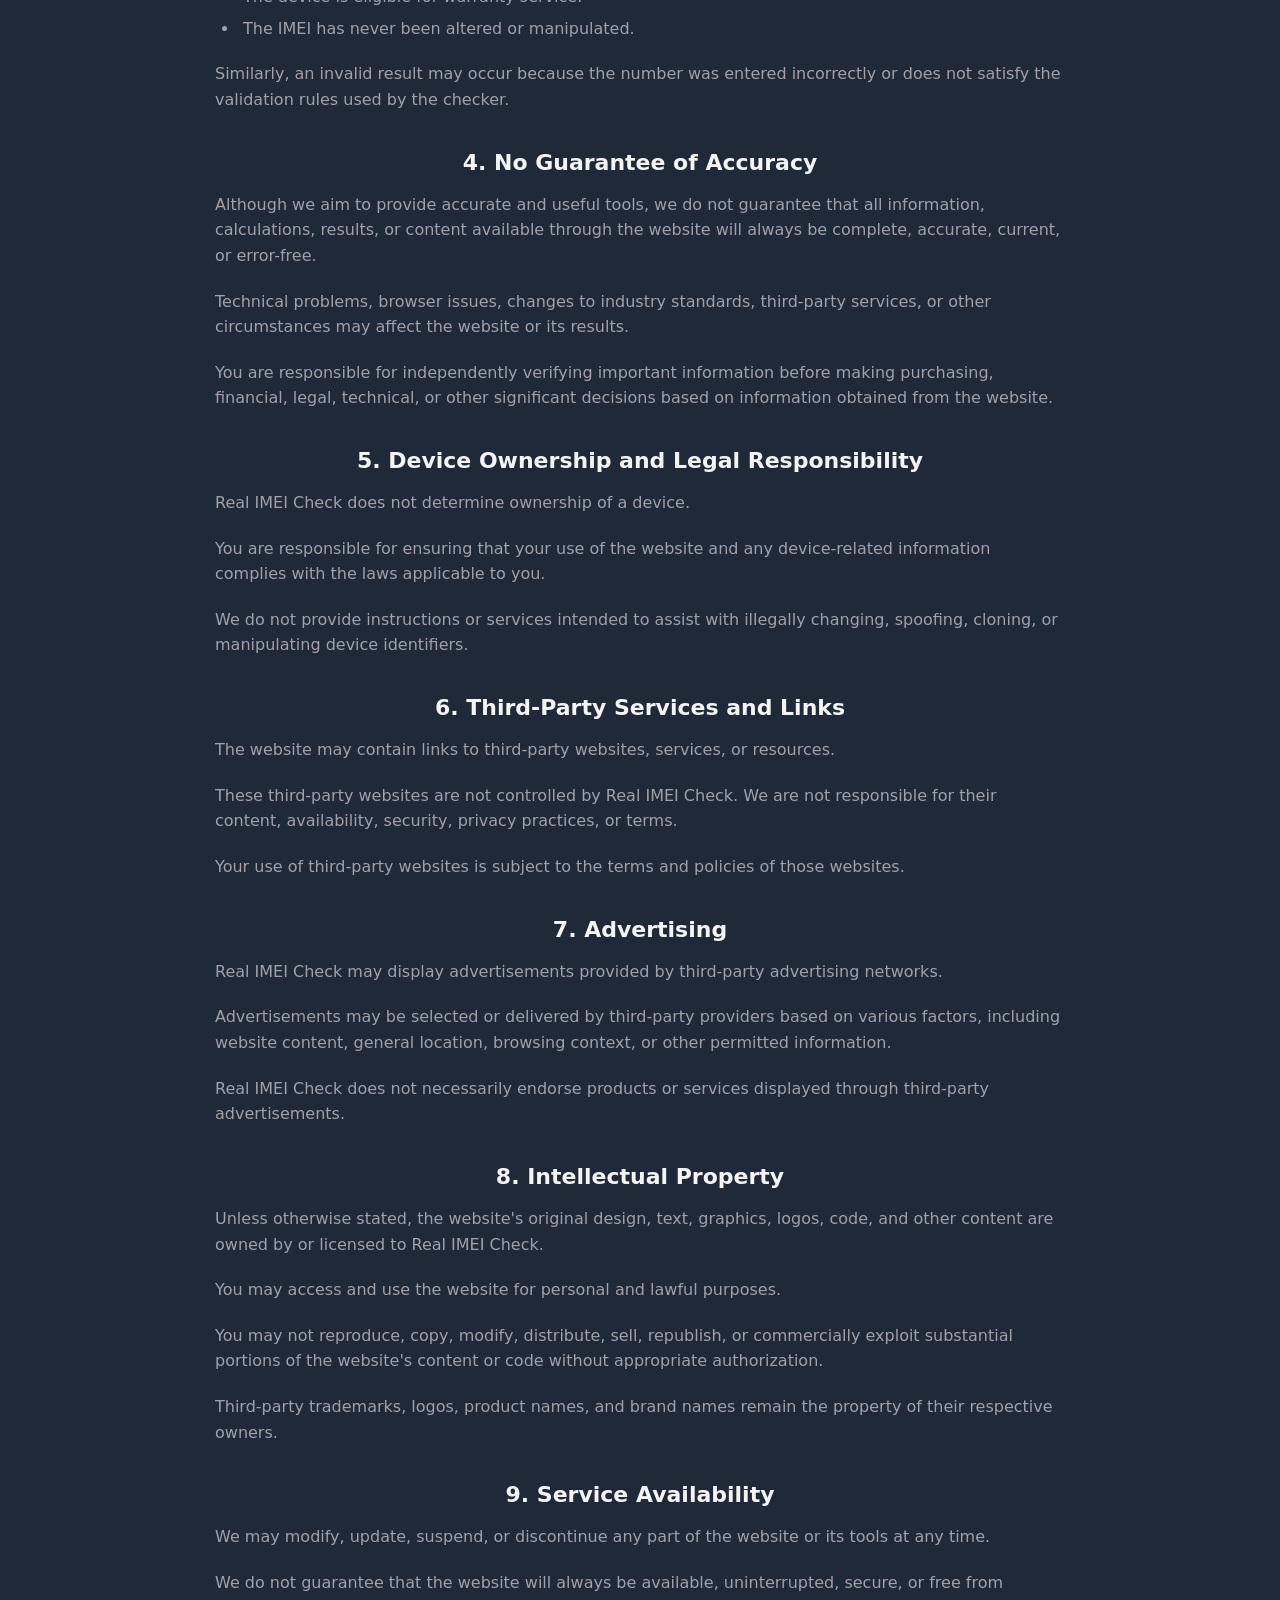
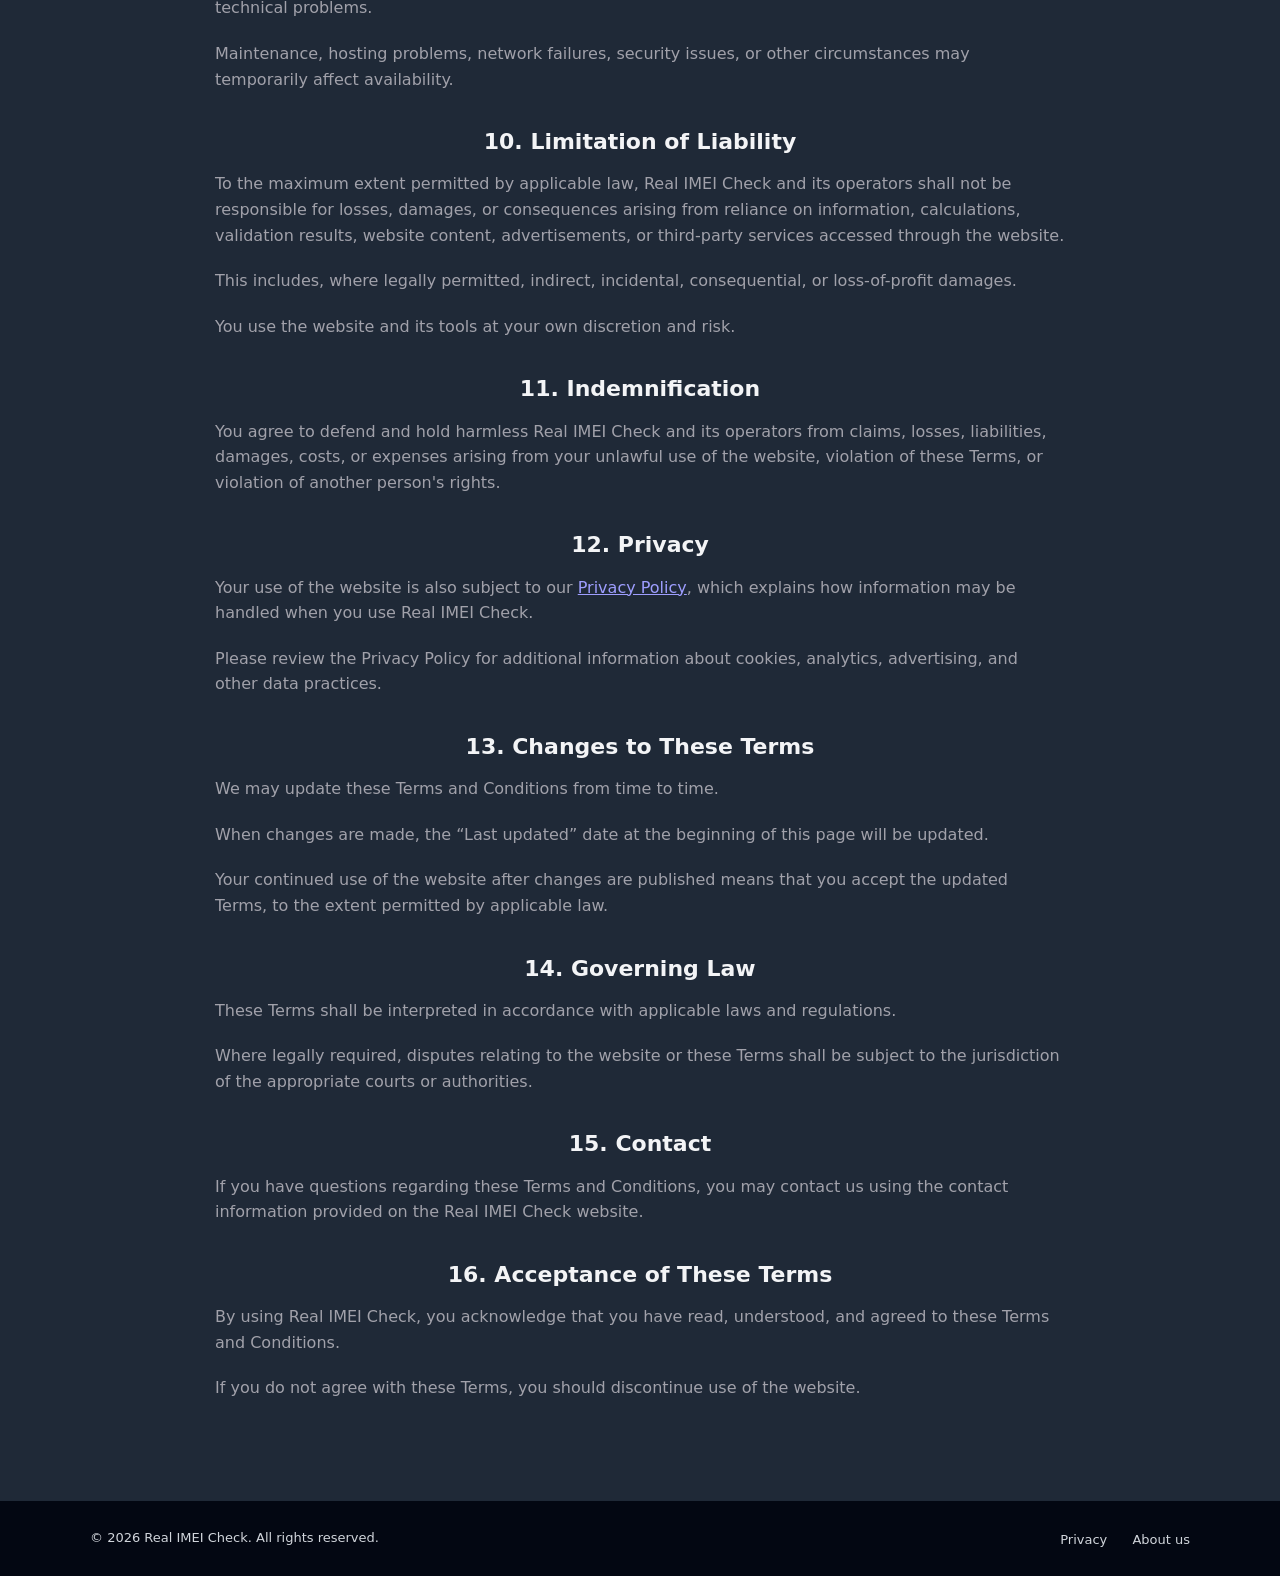
<file: terms-and-conditions.html>
<!DOCTYPE html>
<html lang="en">
<head>
    <meta charset="UTF-8">
    <meta name="viewport" content="width=device-width, initial-scale=1.0">

    <title>Terms and Conditions - Real IMEI Check</title>
    <meta name="description" content="Read the Terms and Conditions for using Real IMEI Check and its online IMEI validation tools.">

    <script>
        document.documentElement.dataset.theme =
            localStorage.getItem("imei-checker-theme") === "dark" ? "dark" : "light";
    </script>
    <link rel="stylesheet" href="style.css">
</head>

<body>
    <header class="header">
        <div class="container nav">
            <a href="index.html" class="logo">
                <img src="Real.png" alt="Real IMEI Check" class="logo-image">
                <span>Real IMEI Check</span>
            </a>
            <nav id="siteMenu" class="site-menu hidden" aria-label="Main menu">
                <a href="index.html">Home</a>
                <a href="index.html#checker">IMEI Checker</a>
                <a href="privacy-policy.html">Privacy</a>
                <a href="about-us.html">About Us</a>
                <a href="terms-and-conditions.html">Terms and Conditions</a>
                <div class="menu-theme-options" role="group" aria-label="Color theme">
                    <button class="menu-theme-option" id="lightThemeButton" type="button" aria-pressed="false">Light mode</button>
                    <button class="menu-theme-option" id="darkThemeButton" type="button" aria-pressed="true">Dark mode</button>
                </div>
            </nav>
            <label class="language-control">
                <span class="visually-hidden">Language</span>
                <select id="languageSelect" aria-label="Language">
                    <option value="en">English</option>
                    <option value="es">Español</option>
                    <option value="hi">हिन्दी</option>
                </select>
            </label>
            <button id="menuToggle" class="menu-toggle" type="button" aria-label="Open menu" aria-controls="siteMenu" aria-expanded="false">
                <span></span><span></span><span></span>
            </button>
        </div>
    </header>

    <main>
        <section class="about">
            <div class="container about-copy">
                <h1>Terms and Conditions</h1>
                <p><strong>Last updated: October 6, 2026</strong></p>
                <p>Welcome to Real IMEI Check. These Terms and Conditions (“Terms”) govern your access to and use of the Real IMEI Check website and its tools.</p>
                <p>By accessing or using this website, you agree to these Terms. If you do not agree with any part of these Terms, please do not use the website.</p>

                <h2>1. About Real IMEI Check</h2>
                <p>Real IMEI Check provides online informational and validation tools related to International Mobile Equipment Identity (IMEI) numbers.</p>
                <p>Our primary IMEI checker analyzes an entered IMEI number to determine whether it follows the expected format and passes the standard checksum validation.</p>
                <p>The website does not claim to provide complete information about a mobile device, its ownership, legal status, network status, warranty, or blacklist status unless a specific service explicitly states otherwise.</p>

                <h2>2. Use of the Website</h2>
                <p>You may use Real IMEI Check for lawful purposes and in accordance with these Terms.</p>
                <p>You agree not to:</p>
                <ul>
                    <li>Use the website for unlawful activities.</li>
                    <li>Attempt to disrupt, damage, overload, or interfere with the website.</li>
                    <li>Attempt to gain unauthorized access to the website, its servers, databases, or systems.</li>
                    <li>Use automated methods to abuse, overload, scrape, or interfere with the service.</li>
                    <li>Attempt to bypass security or access restrictions.</li>
                    <li>Use information obtained from the website to violate another person's rights.</li>
                    <li>Use the website to facilitate fraud, deception, or other unlawful activity.</li>
                </ul>
                <p>We reserve the right to restrict or terminate access to the website where necessary to protect the service, its users, or our infrastructure.</p>

                <h2>3. IMEI Validation Results</h2>
                <p>The results provided by Real IMEI Check are intended for informational purposes.</p>
                <p>A “valid” IMEI result generally means that the entered number satisfies the format and checksum validation performed by the tool.</p>
                <p>A valid checksum does <strong>not</strong> necessarily mean:</p>
                <ul>
                    <li>The device is genuine.</li>
                    <li>The device belongs to you.</li>
                    <li>The device has not been reported lost or stolen.</li>
                    <li>The device is not blacklisted.</li>
                    <li>The device is unlocked.</li>
                    <li>The device is compatible with a particular mobile network.</li>
                    <li>The device is eligible for warranty service.</li>
                    <li>The IMEI has never been altered or manipulated.</li>
                </ul>
                <p>Similarly, an invalid result may occur because the number was entered incorrectly or does not satisfy the validation rules used by the checker.</p>

                <h2>4. No Guarantee of Accuracy</h2>
                <p>Although we aim to provide accurate and useful tools, we do not guarantee that all information, calculations, results, or content available through the website will always be complete, accurate, current, or error-free.</p>
                <p>Technical problems, browser issues, changes to industry standards, third-party services, or other circumstances may affect the website or its results.</p>
                <p>You are responsible for independently verifying important information before making purchasing, financial, legal, technical, or other significant decisions based on information obtained from the website.</p>

                <h2>5. Device Ownership and Legal Responsibility</h2>
                <p>Real IMEI Check does not determine ownership of a device.</p>
                <p>You are responsible for ensuring that your use of the website and any device-related information complies with the laws applicable to you.</p>
                <p>We do not provide instructions or services intended to assist with illegally changing, spoofing, cloning, or manipulating device identifiers.</p>

                <h2>6. Third-Party Services and Links</h2>
                <p>The website may contain links to third-party websites, services, or resources.</p>
                <p>These third-party websites are not controlled by Real IMEI Check. We are not responsible for their content, availability, security, privacy practices, or terms.</p>
                <p>Your use of third-party websites is subject to the terms and policies of those websites.</p>

                <h2>7. Advertising</h2>
                <p>Real IMEI Check may display advertisements provided by third-party advertising networks.</p>
                <p>Advertisements may be selected or delivered by third-party providers based on various factors, including website content, general location, browsing context, or other permitted information.</p>
                <p>Real IMEI Check does not necessarily endorse products or services displayed through third-party advertisements.</p>

                <h2>8. Intellectual Property</h2>
                <p>Unless otherwise stated, the website's original design, text, graphics, logos, code, and other content are owned by or licensed to Real IMEI Check.</p>
                <p>You may access and use the website for personal and lawful purposes.</p>
                <p>You may not reproduce, copy, modify, distribute, sell, republish, or commercially exploit substantial portions of the website's content or code without appropriate authorization.</p>
                <p>Third-party trademarks, logos, product names, and brand names remain the property of their respective owners.</p>

                <h2>9. Service Availability</h2>
                <p>We may modify, update, suspend, or discontinue any part of the website or its tools at any time.</p>
                <p>We do not guarantee that the website will always be available, uninterrupted, secure, or free from technical problems.</p>
                <p>Maintenance, hosting problems, network failures, security issues, or other circumstances may temporarily affect availability.</p>

                <h2>10. Limitation of Liability</h2>
                <p>To the maximum extent permitted by applicable law, Real IMEI Check and its operators shall not be responsible for losses, damages, or consequences arising from reliance on information, calculations, validation results, website content, advertisements, or third-party services accessed through the website.</p>
                <p>This includes, where legally permitted, indirect, incidental, consequential, or loss-of-profit damages.</p>
                <p>You use the website and its tools at your own discretion and risk.</p>

                <h2>11. Indemnification</h2>
                <p>You agree to defend and hold harmless Real IMEI Check and its operators from claims, losses, liabilities, damages, costs, or expenses arising from your unlawful use of the website, violation of these Terms, or violation of another person's rights.</p>

                <h2>12. Privacy</h2>
                <p>Your use of the website is also subject to our <a href="privacy-policy.html" target="_blank" rel="noopener noreferrer">Privacy Policy</a>, which explains how information may be handled when you use Real IMEI Check.</p>
                <p>Please review the Privacy Policy for additional information about cookies, analytics, advertising, and other data practices.</p>

                <h2>13. Changes to These Terms</h2>
                <p>We may update these Terms and Conditions from time to time.</p>
                <p>When changes are made, the “Last updated” date at the beginning of this page will be updated.</p>
                <p>Your continued use of the website after changes are published means that you accept the updated Terms, to the extent permitted by applicable law.</p>

                <h2>14. Governing Law</h2>
                <p>These Terms shall be interpreted in accordance with applicable laws and regulations.</p>
                <p>Where legally required, disputes relating to the website or these Terms shall be subject to the jurisdiction of the appropriate courts or authorities.</p>

                <h2>15. Contact</h2>
                <p>If you have questions regarding these Terms and Conditions, you may contact us using the contact information provided on the Real IMEI Check website.</p>

                <h2>16. Acceptance of These Terms</h2>
                <p>By using Real IMEI Check, you acknowledge that you have read, understood, and agreed to these Terms and Conditions.</p>
                <p>If you do not agree with these Terms, you should discontinue use of the website.</p>
            </div>
        </section>
    </main>

    <footer>
        <div class="container footer-content">
            <p>© 2026 Real IMEI Check. All rights reserved.</p>
            <div>
                <a href="privacy-policy.html" target="_blank" rel="noopener noreferrer">Privacy</a>
                <a href="about-us.html" target="_blank" rel="noopener noreferrer">About us</a>
            </div>
        </div>
    </footer>
    <script src="localization.js"></script>
</body>
</html>
</file>
<file: style.css>
* {
    margin: 0;
    padding: 0;
    box-sizing: border-box;
}

:root {
    --primary: #2563eb;
    --primary-dark: #1d4ed8;
    --text: #111827;
    --muted: #6b7280;
    --background: #f8fafc;
    --white: #ffffff;
    --header-background: #000000;
    --header-text: #f3f4f6;
    --header-muted: #d1d5db;
    --border: #e5e7eb;
    --success: #16a34a;
    --error: #dc2626;
    --footer-background: #111827;
    --footer-text: #d1d5db;
    --badge-background: #dbeafe;
    --success-background: #f0fdf4;
    --success-border: #bbf7d0;
    --success-icon-background: #dcfce7;
    --error-background: #fef2f2;
    --error-border: #fecaca;
    --error-icon-background: #fee2e2;
}

:root[data-theme="dark"] {
    color-scheme: dark;
    --text: #f3f4f6;
    --muted: #a1a1aa;
    --background: #111827;
    --white: #1f2937;
    --border: #374151;
    --success: #4ade80;
    --error: #f87171;
    --footer-background: #030712;
    --footer-text: #d1d5db;
    --badge-background: #1e3a5f;
    --success-background: #142b20;
    --success-border: #245536;
    --success-icon-background: #1d3b29;
    --error-background: #351b1b;
    --error-border: #633030;
    --error-icon-background: #4a2525;
}

body {
    font-family: system-ui, -apple-system, BlinkMacSystemFont, "Segoe UI", sans-serif;
    background: var(--background);
    color: var(--text);
    line-height: 1.6;
}

.container {
    width: min(1100px, 92%);
    margin: auto;
}


/* Header */

.header {
    background: var(--header-background);
    border-bottom: 1px solid #000000;
}

.nav {
    position: relative;
    min-height: 96px;
    display: flex;
    align-items: center;
    justify-content: space-between;
    gap: 20px;
}

.header .nav {
    width: 100%;
    max-width: none;
    padding: 0 clamp(16px, 4vw, 56px);
}

.visually-hidden {
    position: absolute;
    width: 1px;
    height: 1px;
    padding: 0;
    margin: -1px;
    overflow: hidden;
    clip: rect(0, 0, 0, 0);
    white-space: nowrap;
    border: 0;
}

.language-control {
    display: flex;
    align-items: center;
    margin-left: auto;
}

.language-control select {
    min-height: 38px;
    padding: 6px 28px 6px 10px;
    border: 1px solid #4b5563;
    border-radius: 7px;
    background: #111827;
    color: var(--header-text);
    font: inherit;
    font-size: 14px;
    cursor: pointer;
}

.language-control select:focus-visible {
    outline: 2px solid var(--header-muted);
    outline-offset: 3px;
}

.menu-toggle {
    flex: 0 0 42px;
    width: 42px;
    height: 42px;
    display: flex;
    flex-direction: column;
    justify-content: center;
    align-items: center;
    gap: 5px;
    border: 0;
    background: transparent;
    color: var(--header-text);
    cursor: pointer;
}

.menu-toggle span {
    width: 23px;
    height: 2px;
    border-radius: 2px;
    background: var(--header-text);
    transition: transform 0.2s ease, opacity 0.2s ease;
}

.menu-toggle[aria-expanded="true"] span:first-child {
    transform: translateY(7px) rotate(45deg);
}

.menu-toggle[aria-expanded="true"] span:nth-child(2) {
    opacity: 0;
}

.menu-toggle[aria-expanded="true"] span:last-child {
    transform: translateY(-7px) rotate(-45deg);
}

.menu-toggle:focus-visible,
.menu-theme-option:focus-visible {
    outline: 2px solid var(--header-muted);
    outline-offset: 3px;
}

.site-menu {
    position: absolute;
    z-index: 10;
    top: calc(100% - 4px);
    right: 0;
    display: flex;
    min-width: 220px;
    flex-direction: column;
    gap: 0;
    margin: 0;
    padding: 10px;
    border: 1px solid #374151;
    border-radius: 10px;
    background: #111827;
    box-shadow: 0 12px 28px rgba(0, 0, 0, 0.25);
}

.site-menu.hidden {
    display: none;
}

.site-menu a {
    padding: 10px 12px;
    border-radius: 6px;
    color: #e5e7eb;
    text-decoration: none;
}

.site-menu a:hover {
    background: #1f2937;
    color: #ffffff;
}

.menu-theme-options {
    display: flex;
    gap: 8px;
    margin-top: 8px;
    padding-top: 10px;
    border-top: 1px solid #374151;
}

.menu-theme-option {
    flex: 1;
    padding: 8px 6px;
    border: 1px solid #4b5563;
    border-radius: 6px;
    background: transparent;
    color: #e5e7eb;
    font-size: 13px;
    cursor: pointer;
}

.menu-theme-option[aria-pressed="true"] {
    border-color: #9ca3af;
    background: #374151;
    color: #ffffff;
}

.logo {
    display: inline-flex;
    align-items: center;
    gap: 6px;
    text-decoration: none;
    color: var(--header-text);
    font-size: 21px;
    font-weight: 700;
    white-space: nowrap;
}

.logo-image {
    flex: 0 0 92px;
    display: block;
    width: 92px;
    height: 58px;
    object-fit: contain;
}

nav {
    display: flex;
    gap: 25px;
    margin-left: auto;
}

nav a {
    text-decoration: none;
    color: var(--header-muted);
    font-size: 15px;
}

nav a:hover {
    color: #ffffff;
}


/* Hero */

.hero {
    padding: 90px 0 100px;
}

.hero-content {
    max-width: 850px;
    text-align: center;
}

.badge {
    display: inline-block;
    padding: 7px 14px;
    border-radius: 50px;
    background: var(--badge-background);
    color: var(--primary-dark);
    font-size: 13px;
    font-weight: 600;
    margin-bottom: 20px;
}

h1 {
    font-size: clamp(38px, 6vw, 62px);
    line-height: 1.1;
    margin-bottom: 20px;
}

.subtitle {
    max-width: 650px;
    margin: auto;
    color: var(--muted);
    font-size: 18px;
}


/* Checker */

.checker-card {
    background: var(--white);
    max-width: 700px;
    margin: 45px auto 0;
    padding: 30px;
    border-radius: 16px;
    border: 1px solid var(--border);
    box-shadow: 0 10px 30px rgba(0, 0, 0, 0.06);
    text-align: left;
}

.checker-card label {
    display: block;
    font-weight: 600;
    margin-bottom: 10px;
}

.input-wrapper {
    display: flex;
    gap: 10px;
}

input {
    flex: 1;
    min-width: 0;
    height: 52px;
    padding: 0 16px;
    border: 1px solid var(--border);
    border-radius: 8px;
    outline: none;
    background: var(--white);
    color: var(--text);
    font-family: inherit;
    font-size: 16px;
}

input:focus {
    border-color: var(--primary);
    box-shadow: 0 0 0 3px rgba(37, 99, 235, 0.12);
}

button {
    height: 52px;
    padding: 0 24px;
    border: none;
    border-radius: 8px;
    background: var(--primary);
    color: white;
    font-family: inherit;
    font-size: 15px;
    font-weight: 600;
    cursor: pointer;
}

button:hover {
    background: var(--primary-dark);
}

.input-help {
    margin-top: 8px;
    font-size: 13px;
    color: var(--muted);
}


/* Result */

.result {
    margin-top: 25px;
    padding: 18px;
    border-radius: 10px;
    display: flex;
    gap: 14px;
    align-items: center;
}

.result h2 {
    font-size: 18px;
    margin-bottom: 3px;
}

.result p {
    font-size: 14px;
}

.result-icon {
    width: 40px;
    height: 40px;
    border-radius: 50%;
    display: flex;
    align-items: center;
    justify-content: center;
    font-weight: bold;
    font-size: 20px;
}

.result.success {
    background: var(--success-background);
    border: 1px solid var(--success-border);
}

.result.success .result-icon {
    background: var(--success-icon-background);
    color: var(--success);
}

.result.error {
    background: var(--error-background);
    border: 1px solid var(--error-border);
}

.result.error .result-icon {
    background: var(--error-icon-background);
    color: var(--error);
}

.hidden {
    display: none;
}


/* About */

.about {
    background: var(--white);
    padding: 80px 0;
}

.about h2 {
    text-align: center;
    font-size: 32px;
    margin-bottom: 15px;
}

.about > .container > p {
    max-width: 700px;
    margin: 0 auto 40px;
    text-align: center;
    color: var(--muted);
}

.about-copy {
    max-width: 850px;
    margin: 0 auto;
}

.about-copy h1 {
    text-align: center;
    font-size: clamp(32px, 5vw, 46px);
    margin-bottom: 28px;
}

.about > .about-copy p {
    max-width: none;
    margin: 0 0 20px;
    color: var(--muted);
    text-align: left;
}

.about-copy h2 {
    margin: 32px 0 12px;
    font-size: 22px;
}

.about-copy ul {
    margin: 0 0 20px 24px;
    color: var(--muted);
}

.about-copy li {
    padding-left: 4px;
    margin-bottom: 6px;
}

.guide-content {
    max-width: 850px;
}

.guide-content > h2 {
    margin-bottom: 16px;
    text-align: center;
    font-size: 32px;
}

.guide-content > p,
.guide-step p {
    margin-bottom: 16px;
    color: var(--muted);
}

.guide-step {
    margin: 24px 0;
    padding: 22px;
    border: 1px solid var(--border);
    border-radius: 12px;
    background: var(--background);
}

.guide-step h3 {
    margin-bottom: 10px;
    font-size: 19px;
}

.guide-step p:last-child {
    margin-bottom: 0;
}

.guide-content code {
    padding: 2px 6px;
    border-radius: 5px;
    background: var(--badge-background);
    color: var(--primary-dark);
    font-family: Consolas, "Courier New", monospace;
}

.guide-content .guide-important {
    margin: 24px 0 0;
    padding: 16px 18px;
    border-left: 4px solid var(--primary);
    border-radius: 4px;
    background: var(--background);
}

.used-phone {
    padding: 80px 0;
    background: var(--white);
}

.used-phone-content {
    max-width: 1000px;
}

.used-phone-content > h2 {
    margin-bottom: 12px;
    text-align: center;
    font-size: 32px;
}

.used-phone-content > p {
    margin-bottom: 24px;
    color: var(--muted);
    text-align: center;
}

.used-phone-tips {
    display: grid;
    grid-template-columns: repeat(3, 1fr);
    gap: 18px;
}

.used-phone-tip {
    padding: 22px;
    border: 1px solid var(--border);
    border-radius: 12px;
    background: var(--background);
}

.used-phone-tip h3 {
    margin-bottom: 8px;
    font-size: 18px;
}

.used-phone-tip p {
    color: var(--muted);
    font-size: 14px;
}

.used-phone-content > .used-phone-reminder {
    margin: 24px 0 0;
    font-size: 14px;
}

.info-grid {
    display: grid;
    grid-template-columns: repeat(3, 1fr);
    gap: 20px;
}

.info-card {
    padding: 25px;
    border: 1px solid var(--border);
    border-radius: 12px;
}

.info-card h3 {
    margin-bottom: 8px;
}

.info-card p {
    color: var(--muted);
    font-size: 14px;
}

/* FAQ */

.faq {
    padding: 80px 0;
}

.faq h2 {
    margin-bottom: 28px;
    text-align: center;
    font-size: 32px;
}

.faq-list {
    max-width: 850px;
    margin: 0 auto;
}

.faq-item {
    margin-bottom: 12px;
    border: 1px solid var(--border);
    border-radius: 10px;
    background: var(--white);
}

.faq-item summary {
    position: relative;
    padding: 18px 52px 18px 20px;
    color: var(--text);
    font-weight: 600;
    cursor: pointer;
    list-style: none;
}

.faq-item summary::-webkit-details-marker {
    display: none;
}

.faq-item summary::after {
    position: absolute;
    top: 50%;
    right: 20px;
    color: var(--primary);
    content: "+";
    font-size: 22px;
    line-height: 1;
    transform: translateY(-50%);
}

.faq-item[open] summary::after {
    content: "−";
}

.faq-item summary:focus-visible {
    outline: 2px solid var(--primary);
    outline-offset: 2px;
}

.faq-item p {
    padding: 0 20px 18px;
    color: var(--muted);
}

/* Contact */

.contact {
    padding: 0 0 80px;
}

.contact-content > h2 {
    margin-bottom: 28px;
    text-align: center;
    font-size: 32px;
}

.contact-content > h2 strong {
    color: var(--primary);
}

.contact-card {
    max-width: 700px;
    margin: 0 auto;
    padding: 30px;
    border: 1px solid var(--border);
    border-radius: 16px;
    background: var(--white);
    box-shadow: 0 10px 30px rgba(0, 0, 0, 0.06);
}

.contact-card h3 {
    margin-bottom: 6px;
}

.contact-status {
    display: inline-block;
    margin-left: 6px;
    padding: 2px 8px;
    border-radius: 20px;
    background: var(--background);
    color: var(--muted);
    font-size: 12px;
    font-weight: 600;
    vertical-align: middle;
}

.contact-note {
    margin-bottom: 20px;
    color: var(--muted);
    font-size: 14px;
}

.contact-field {
    margin-bottom: 16px;
}

.contact-field label {
    display: block;
    margin-bottom: 6px;
    font-weight: 600;
}

.contact-field input,
.contact-field textarea {
    width: 100%;
    padding: 12px 14px;
    border: 1px solid var(--border);
    border-radius: 8px;
    background: var(--white);
    color: var(--text);
    font: inherit;
}

.contact-field textarea {
    min-height: 130px;
    resize: vertical;
}

.contact-field input:focus,
.contact-field textarea:focus {
    border-color: var(--primary);
    outline: none;
    box-shadow: 0 0 0 3px rgba(37, 99, 235, 0.12);
}

.contact-confirmation {
    padding: 22px;
    border: 1px solid var(--success-border);
    border-radius: 10px;
    background: var(--success-background);
    text-align: center;
}

.contact-confirmation h3 {
    margin-bottom: 8px;
    color: var(--success);
}

.contact-confirmation p {
    margin-bottom: 18px;
    color: var(--muted);
}

.contact-gmail-link {
    display: inline-block;
    margin: 0 12px 12px 0;
    color: var(--primary);
    font-weight: 600;
}


/* Footer */

footer {
    background: var(--footer-background);
    color: var(--footer-text);
    padding: 25px 0;
}

.footer-content {
    display: flex;
    justify-content: space-between;
    align-items: center;
}

footer p {
    font-size: 13px;
}

footer a {
    color: var(--footer-text);
    text-decoration: none;
    margin-left: 20px;
    font-size: 13px;
}


/* Mobile */

@media (max-width: 650px) {

    .nav {
        height: auto;
        min-height: 76px;
        padding: 8px 0;
        flex-direction: row;
        gap: 8px;
    }

    .header .nav {
        padding-inline: 12px;
    }

    .logo {
        flex: 0 1 auto;
        min-width: 0;
        gap: 3px;
        font-size: clamp(12px, 3.8vw, 16px);
    }

    .logo-image {
        flex-basis: 68px;
        width: 68px;
        height: 48px;
    }

    .language-control {
        margin-left: auto;
    }

    .language-control select {
        min-height: 34px;
        padding: 4px 22px 4px 6px;
        font-size: 12px;
    }

    .menu-toggle {
        flex-basis: 32px;
        width: 32px;
        height: 36px;
    }

    .site-menu {
        top: calc(100% - 4px);
        right: 0;
    }

    .menu-theme-option {
        width: auto;
    }

    .hero {
        padding: 60px 0 70px;
    }

    @media (max-width: 360px) {
        .nav {
            gap: 4px;
        }

        .logo {
            gap: 2px;
            font-size: 12px;
        }

        .logo-image {
            flex-basis: 58px;
            width: 58px;
            height: 42px;
        }

        .menu-toggle {
            flex-basis: 28px;
            width: 28px;
        }
    }

    .checker-card {
        padding: 20px;
    }

    .contact-card {
        padding: 20px;
    }

    .input-wrapper {
        flex-direction: column;
    }

    button {
        width: 100%;
    }

    .menu-toggle {
        width: 36px;
    }

    .info-grid {
        grid-template-columns: 1fr;
    }

    .used-phone-tips {
        grid-template-columns: 1fr;
    }

    .footer-content {
        flex-direction: column;
        gap: 12px;
    }
}
</file>
